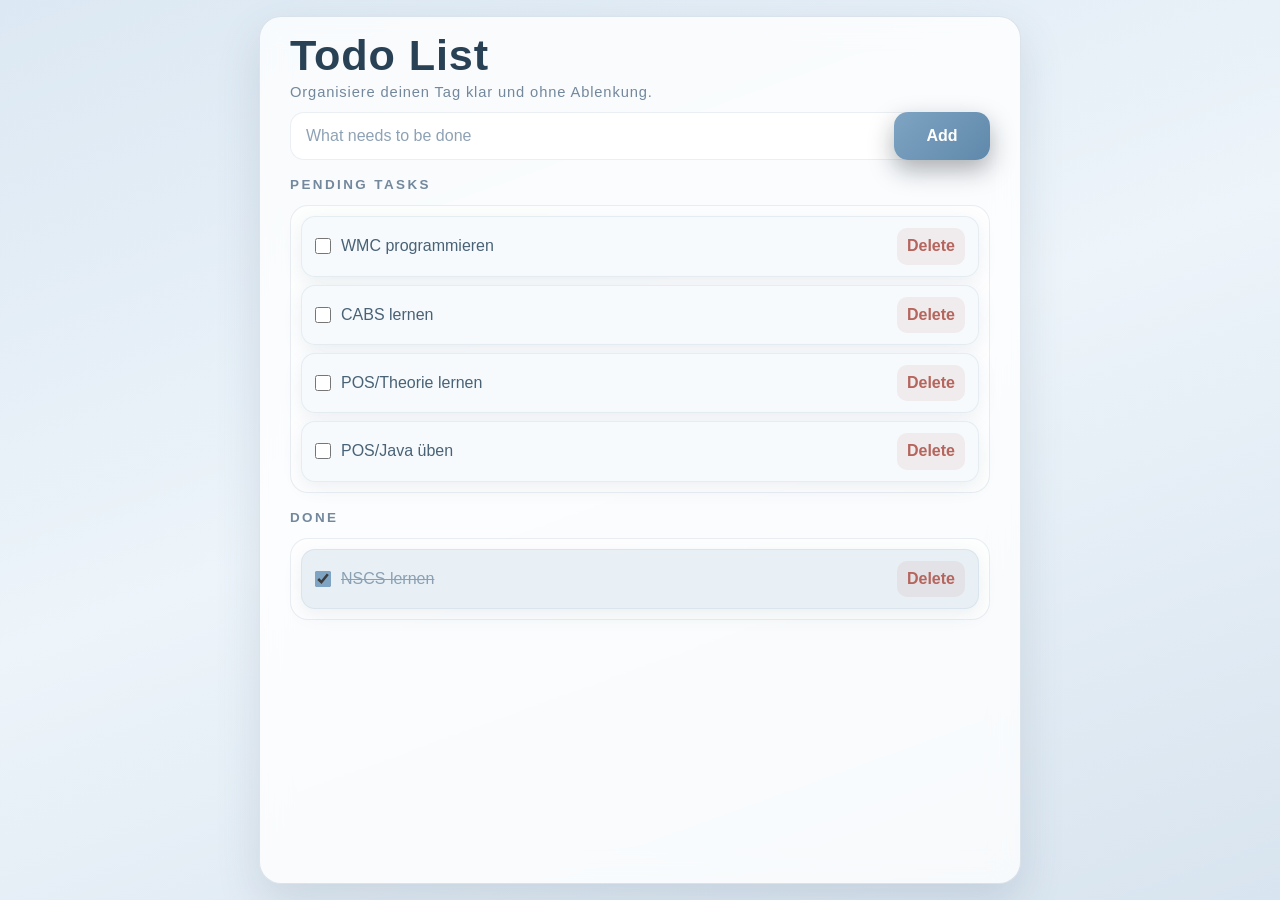
<file: 2026-04-16__TodoApp/index.html>
<!doctype html>
<html class="no-js" lang="">

<head>
  <meta charset="utf-8">
  <meta name="viewport" content="width=device-width, initial-scale=1">

  <title>Todo App</title>

  <link rel="stylesheet" href="style.css">
  <meta name="description" content="">

  <script type="module" defer src="app.js"></script>

</head>

<body>

  <h1>Todo List</h1>

  <input id="todo-input" type="text" placeholder="What needs to be done">
  <button id="todo-add" type="button">Add</button>

  <h2>Pending Tasks</h2>
  <ul id="todo-list">
    <!-- dynamic content goes here -->
  </ul>

  <h2>Done</h2>
  <ul id="todo-list-done">
    <!-- dynamic content goes here -->
  </ul>


</body>

</html>
</file>
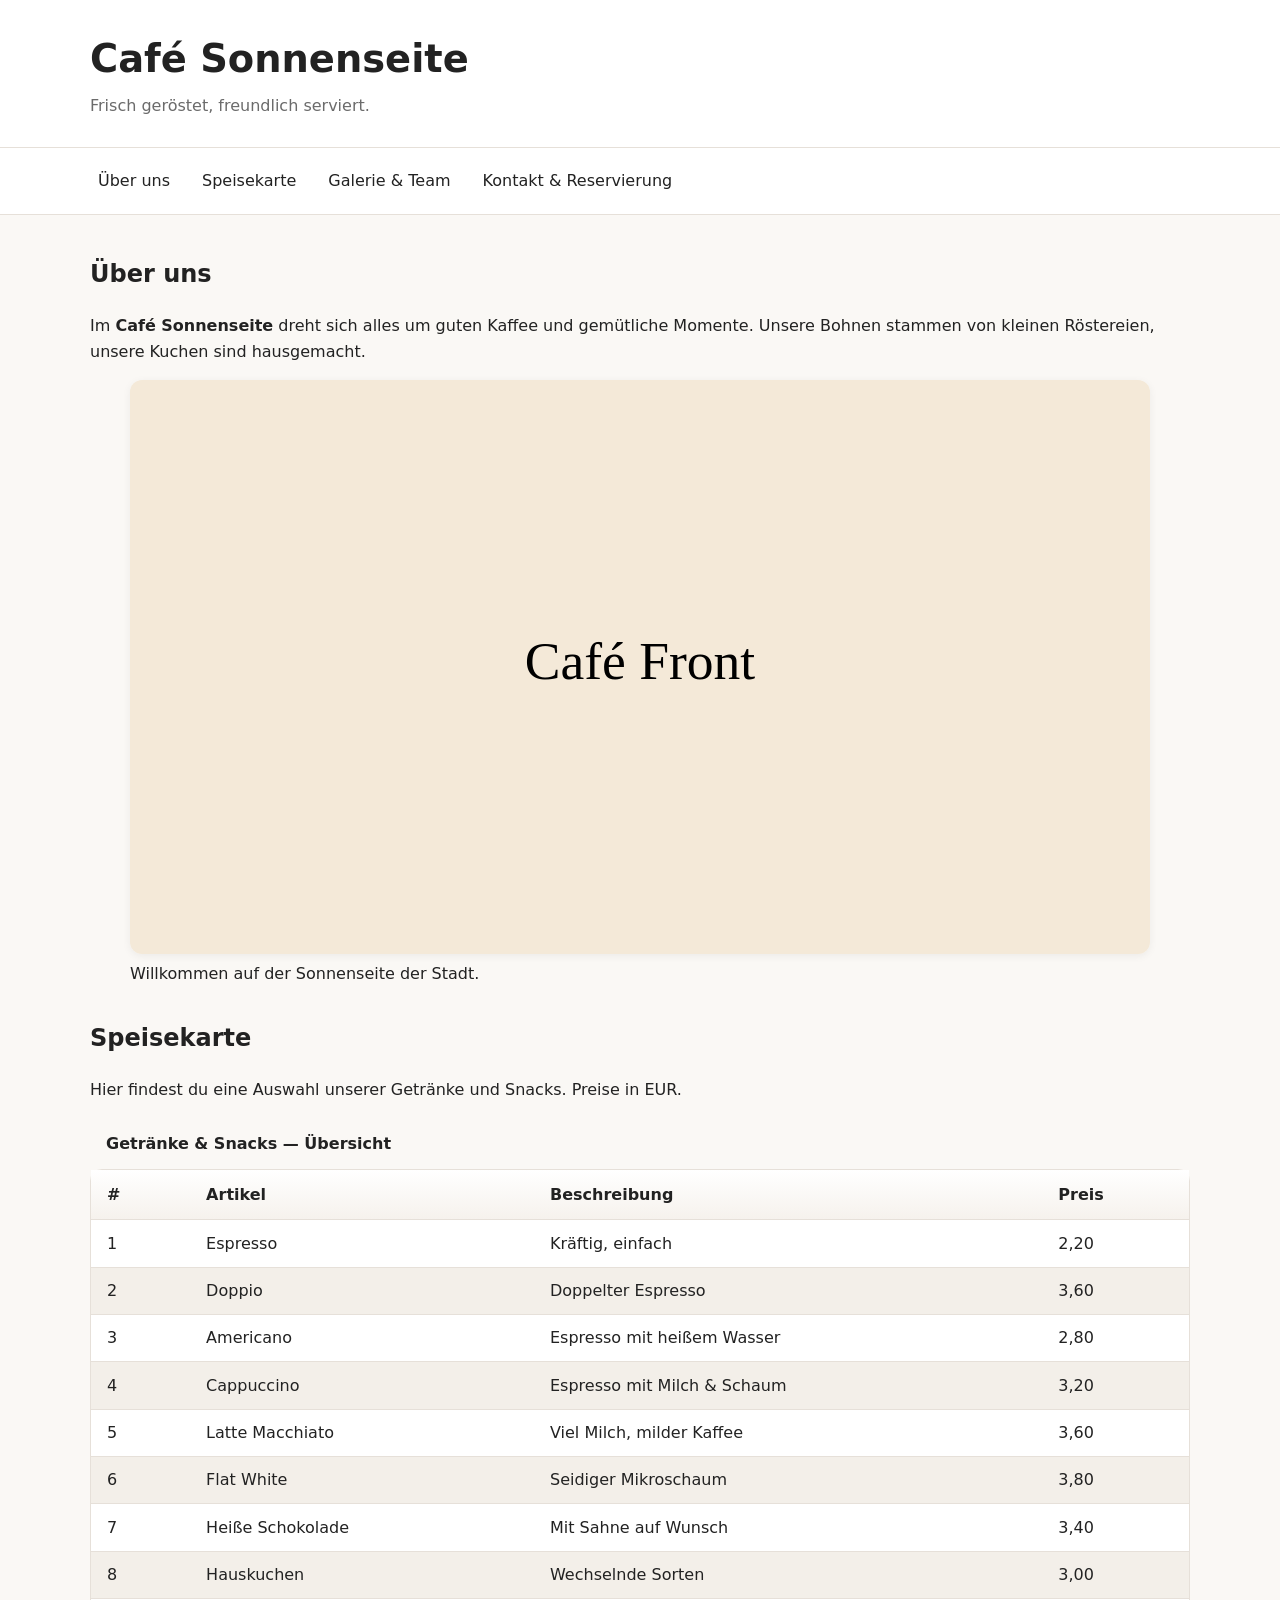
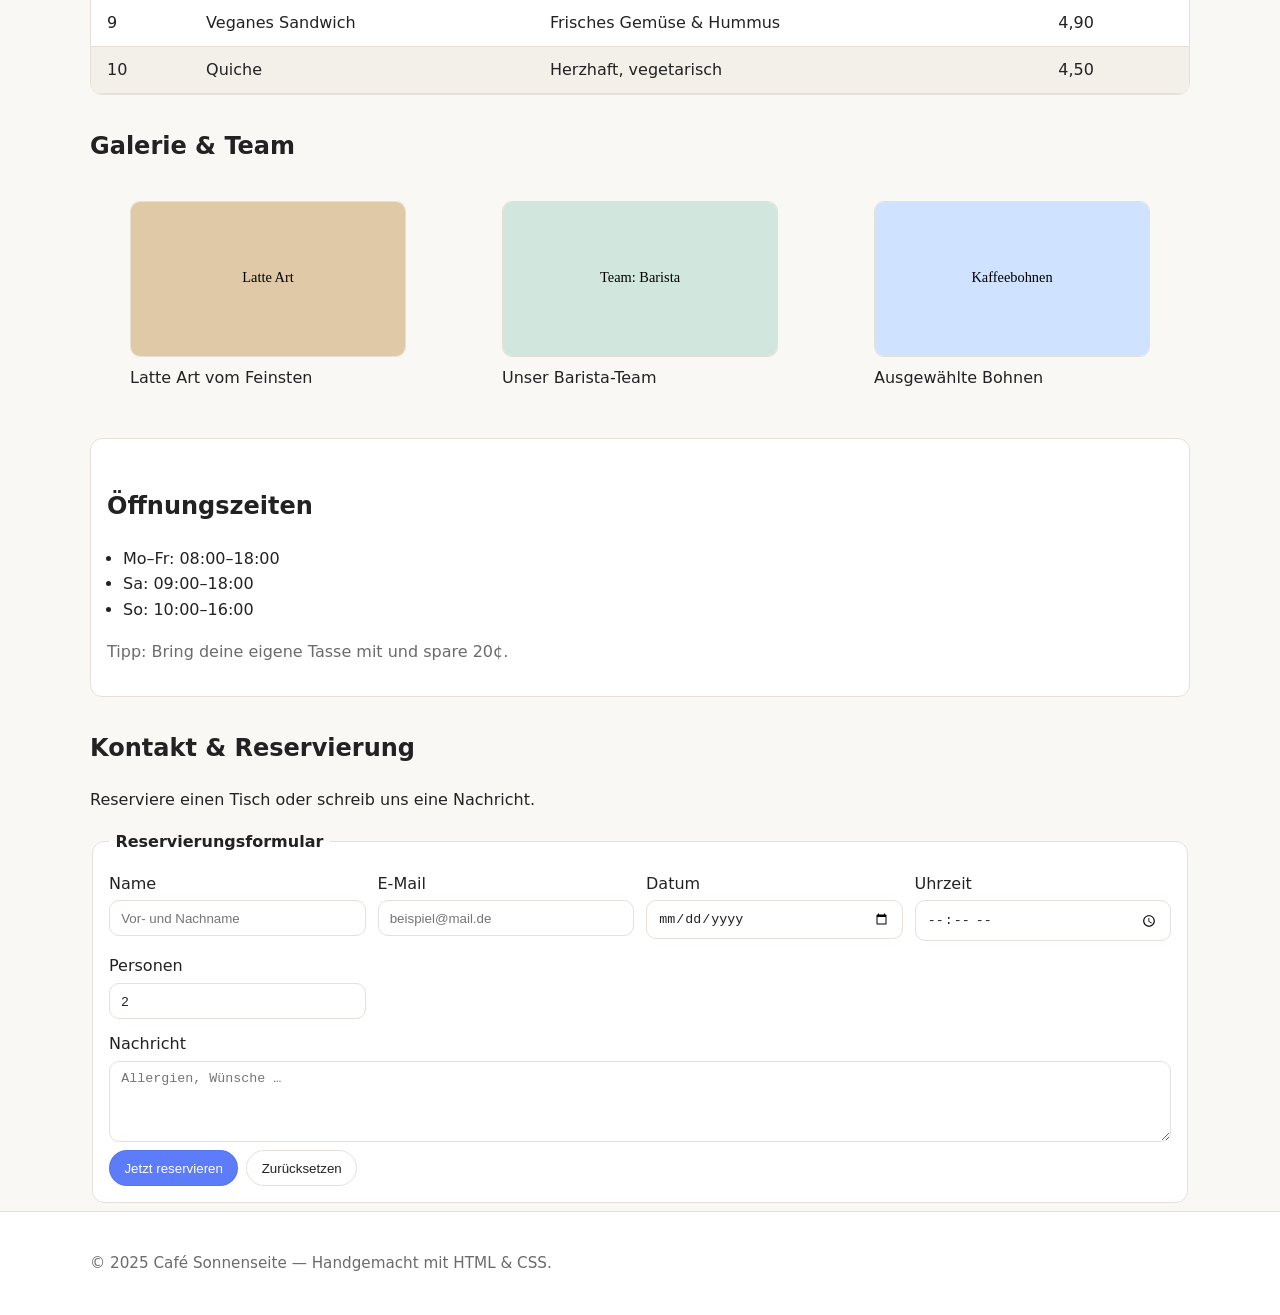
<file: aufgabe_02_webseite/index.html>
<!DOCTYPE html>
<html lang="de">
<head>
  <meta charset="utf-8">
  <meta name="viewport" content="width=device-width, initial-scale=1">
  <title>Café Sonnenseite — Kleine Café-Seite</title>
  <meta name="description" content="Café Sonnenseite: Öffnungszeiten, Speisekarte, Team und Reservierung.">
  <!-- Wähle ein Theme, indem du die passende CSS-Datei aktivierst -->
  <link rel="stylesheet" href="css/theme-light.css" title="Light">
  <!-- Alternative Akzent-Themes (manuell umschalten, keine Frameworks/JS nötig) -->
  <link rel="alternate stylesheet" href="css/theme-accent.css" title="Accent">
</head>
<body>
  <header>
    <div class="container">
      <h1>Café Sonnenseite</h1>
      <p class="tagline">Frisch geröstet, freundlich serviert.</p>
    </div>
  </header>

  <nav aria-label="Hauptnavigation">
    <div class="container">
      <ul class="nav-list">
        <li><a href="#ueber-uns">Über uns</a></li>
        <li><a href="#speisekarte">Speisekarte</a></li>
        <li><a href="#galerie">Galerie & Team</a></li>
        <li><a href="#kontakt">Kontakt & Reservierung</a></li>
      </ul>
    </div>
  </nav>

  <main id="inhalt" class="container">
    <section id="ueber-uns" aria-labelledby="ueber-uns-titel">
      <h2 id="ueber-uns-titel">Über uns</h2>
      <p>Im <strong>Café Sonnenseite</strong> dreht sich alles um guten Kaffee und gemütliche Momente. Unsere Bohnen stammen von kleinen Röstereien, unsere Kuchen sind hausgemacht.</p>
      <figure class="hero">
        <img src="images/cafe_front.svg" alt="Außenansicht des Café Sonnenseite">
        <figcaption>Willkommen auf der Sonnenseite der Stadt.</figcaption>
      </figure>
    </section>

    <section id="speisekarte" aria-labelledby="speisekarte-titel">
      <h2 id="speisekarte-titel">Speisekarte</h2>
      <p>Hier findest du eine Auswahl unserer Getränke und Snacks. Preise in EUR.</p>

      <!-- Tabelle mit caption, thead, tbody und mindestens 10 Datenzeilen -->
      <table>
        <caption>Getränke & Snacks — Übersicht</caption>
        <thead>
          <tr>
            <th scope="col">#</th>
            <th scope="col">Artikel</th>
            <th scope="col">Beschreibung</th>
            <th scope="col">Preis</th>
          </tr>
        </thead>
        <tbody>
          <tr><td>1</td><td>Espresso</td><td>Kräftig, einfach</td><td>2,20</td></tr>
          <tr><td>2</td><td>Doppio</td><td>Doppelter Espresso</td><td>3,60</td></tr>
          <tr><td>3</td><td>Americano</td><td>Espresso mit heißem Wasser</td><td>2,80</td></tr>
          <tr><td>4</td><td>Cappuccino</td><td>Espresso mit Milch & Schaum</td><td>3,20</td></tr>
          <tr><td>5</td><td>Latte Macchiato</td><td>Viel Milch, milder Kaffee</td><td>3,60</td></tr>
          <tr><td>6</td><td>Flat White</td><td>Seidiger Mikroschaum</td><td>3,80</td></tr>
          <tr><td>7</td><td>Heiße Schokolade</td><td>Mit Sahne auf Wunsch</td><td>3,40</td></tr>
          <tr><td>8</td><td>Hauskuchen</td><td>Wechselnde Sorten</td><td>3,00</td></tr>
          <tr><td>9</td><td>Veganes Sandwich</td><td>Frisches Gemüse & Hummus</td><td>4,90</td></tr>
          <tr><td>10</td><td>Quiche</td><td>Herzhaft, vegetarisch</td><td>4,50</td></tr>
        </tbody>
      </table>
    </section>

    <section id="galerie" aria-labelledby="galerie-titel">
      <h2 id="galerie-titel">Galerie & Team</h2>
      <div class="gallery">
        <figure>
          <img src="images/latte_art.svg" alt="Tasse Kaffee mit Latte Art">
          <figcaption>Latte Art vom Feinsten</figcaption>
        </figure>
        <figure>
          <img src="images/team_barista.svg" alt="Unser Barista-Team hinter der Theke">
          <figcaption>Unser Barista-Team</figcaption>
        </figure>
        <figure>
          <img src="images/beans.svg" alt="Kaffeebohnen in einer Schale">
          <figcaption>Ausgewählte Bohnen</figcaption>
        </figure>
      </div>
    </section>

    <aside aria-label="Öffnungszeiten und Hinweise">
      <h2>Öffnungszeiten</h2>
      <ul class="hours">
        <li>Mo–Fr: 08:00–18:00</li>
        <li>Sa: 09:00–18:00</li>
        <li>So: 10:00–16:00</li>
      </ul>
      <p class="note">Tipp: Bring deine eigene Tasse mit und spare 20¢.</p>
    </aside>

    <section id="kontakt" aria-labelledby="kontakt-titel">
      <h2 id="kontakt-titel">Kontakt & Reservierung</h2>
      <p>Reserviere einen Tisch oder schreib uns eine Nachricht.</p>

      <!-- Formular -->
      <form action="#" method="post">
        <fieldset>
          <legend>Reservierungsformular</legend>
          <div class="grid">
            <label>
              Name
              <input type="text" name="name" required placeholder="Vor- und Nachname">
            </label>
            <label>
              E-Mail
              <input type="email" name="email" required placeholder="beispiel@mail.de">
            </label>
            <label>
              Datum
              <input type="date" name="date" required>
            </label>
            <label>
              Uhrzeit
              <input type="time" name="time" required>
            </label>
            <label>
              Personen
              <input type="number" name="persons" min="1" max="12" value="2" required>
            </label>
          </div>
          <label>
            Nachricht
            <textarea name="message" rows="4" placeholder="Allergien, Wünsche …"></textarea>
          </label>
          <div class="actions">
            <button type="submit">Jetzt reservieren</button>
            <button type="reset" class="secondary">Zurücksetzen</button>
          </div>
        </fieldset>
      </form>
    </section>
  </main>

  <footer>
    <div class="container">
      <p>&copy; 2025 Café Sonnenseite — Handgemacht mit HTML & CSS.</p>
    </div>
  </footer>

  <!-- Dokumentation
    KI-Unterstützung: Strukturvorschlag, Beispieltexte, Grundlayout und CSS wurden von einer KI generiert.
    Eigenleistung (zu ergänzen/anzupassen): Inhalte (Texte/Preise), Bilder ersetzen, Farben/Typografie feinjustieren, evtl. zusätzliche Abschnitte.
    Erfahrungen: Die Trennung in zwei Themes erleichtert visuelle Experimente. Tabellen- und Formularstil wurden so gewählt, dass Lesbarkeit und Bedienbarkeit im Vordergrund stehen.
  -->
</body>
</html>
</file>
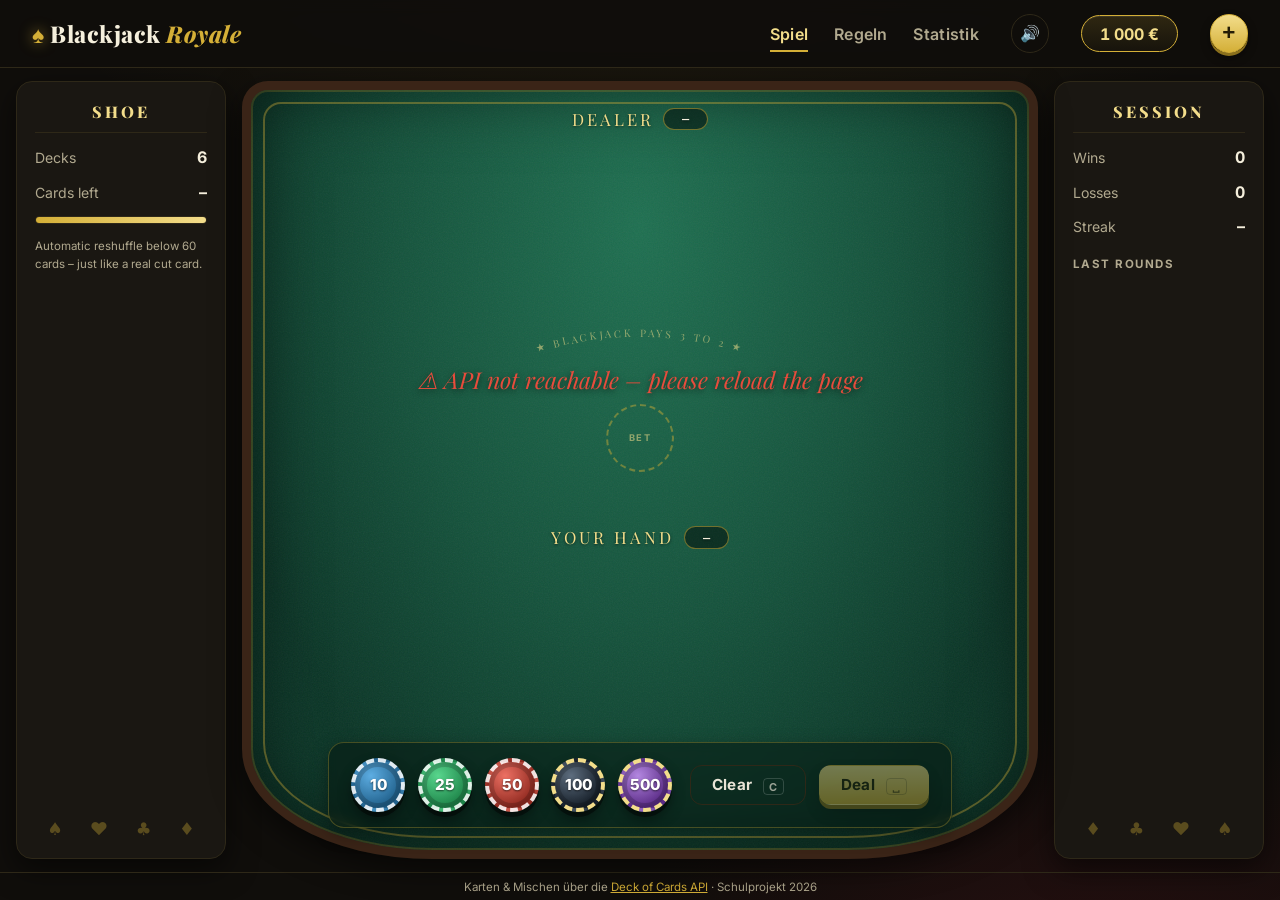
<file: blackjack-royale_15_06_2026_projekt/index.html>
<!DOCTYPE html>
<html lang="de">
<head>
  <meta charset="UTF-8">
  <meta name="viewport" content="width=device-width, initial-scale=1.0">
  <title>Blackjack Royale – Spiel</title>
  <link rel="icon" href="data:image/svg+xml,<svg xmlns='http://www.w3.org/2000/svg' viewBox='0 0 100 100'><text y='0.9em' font-size='90' fill='%23d4af37'>♠</text></svg>">
  <link rel="preconnect" href="https://fonts.googleapis.com">
  <link rel="preconnect" href="https://fonts.gstatic.com" crossorigin>
  <link href="https://fonts.googleapis.com/css2?family=Playfair+Display:ital,wght@0,600;0,800;1,600&family=Inter:wght@400;600;700;800&display=swap" rel="stylesheet">
  <link rel="stylesheet" href="css/style.css">
</head>
<body class="spielseite">

<header class="kopfzeile">
  <a class="logo" href="index.html"><span class="logo-pik">♠</span>Blackjack <em>Royale</em></a>
  <nav class="navigation">
    <a href="index.html" class="aktiv">Spiel</a>
    <a href="regeln.html">Regeln</a>
    <a href="statistik.html">Statistik</a>
  </nav>
  <button class="ton-knopf" id="tonKnopf" title="Sound an/aus">🔊</button>
  <div class="guthaben-anzeige" id="guthabenAnzeige">…</div>
  <button class="kasse-knopf" id="einzahlenBtn" title="Einzahlen (Cashier)">+</button>
</header>

<main class="spielbereich">

  <!-- Linkes Panel: der Kartenschlitten (Shoe) -->
  <aside class="seitenleiste">
    <h2 class="seiten-titel">Shoe</h2>
    <div class="info-zeile"><span>Decks</span><strong>6</strong></div>
    <div class="info-zeile"><span>Cards left</span><strong id="shoeKarten">–</strong></div>
    <div class="shoe-balken"><div class="shoe-fuellung" id="shoeFuellung"></div></div>
    <p class="seiten-hinweis">Automatic reshuffle below 60 cards – just like a real cut card.</p>
    <div class="seiten-deko">♠ ♥ ♣ ♦</div>
  </aside>

  <section class="tisch">
    <div class="hand-bereich">
      <div class="hand-titel">Dealer <span class="punkte" id="dealerPunkte">–</span></div>
      <div class="karten" id="dealerKarten"></div>
    </div>

    <div class="tisch-mitte">
      <svg class="tisch-schriftzug" viewBox="0 0 600 90" aria-hidden="true">
        <path id="bogen" d="M 60 80 Q 300 0 540 80" fill="none"/>
        <text><textPath href="#bogen" startOffset="50%" text-anchor="middle">★ BLACKJACK PAYS 3 TO 2 ★</textPath></text>
      </svg>
      <div class="nachricht" id="nachricht">…</div>
      <div class="einsatz-spot leer" id="einsatzSpot">
        <div class="einsatz-stapel" id="einsatzStapel"></div>
        <span class="einsatz-betrag" id="einsatzAnzeige">0&nbsp;€</span>
      </div>
    </div>

    <div class="hand-bereich">
      <div class="hand-titel">Your Hand <span class="punkte" id="spielerPunkte">–</span></div>
      <div class="karten" id="spielerKarten"></div>
    </div>

    <section class="steuerung">

      <!-- Phase 1: Einsatz wählen -->
      <div class="panel einsatz-panel" id="einsatzPanel">
        <div class="chips">
          <button class="chip chip-10"  data-wert="10">10</button>
          <button class="chip chip-25"  data-wert="25">25</button>
          <button class="chip chip-50"  data-wert="50">50</button>
          <button class="chip chip-100" data-wert="100">100</button>
          <button class="chip chip-500" data-wert="500">500</button>
        </div>
        <div class="einsatz-buttons">
          <button class="btn btn-sekundaer" id="einsatzLoeschenBtn">Clear <kbd>C</kbd></button>
          <button class="btn btn-gold" id="gebenBtn" disabled>Deal <kbd>␣</kbd></button>
        </div>
      </div>

      <!-- Phase 2: Spielzüge -->
      <div class="panel aktion-panel versteckt" id="aktionPanel">
        <button class="btn btn-gruen" id="hitBtn">Hit <kbd>H</kbd></button>
        <button class="btn btn-gold" id="standBtn">Stand <kbd>S</kbd></button>
        <button class="btn btn-sekundaer" id="doubleBtn">Double Down <kbd>D</kbd></button>
      </div>

      <!-- Phase 3: Runde vorbei -->
      <div class="panel runde-panel versteckt" id="rundePanel">
        <button class="btn btn-gold" id="neueRundeBtn"><span id="neueRundeText">New Round</span> <kbd>␣</kbd></button>
      </div>

    </section>
  </section>

  <!-- Rechtes Panel: die laufende Bilanz -->
  <aside class="seitenleiste">
    <h2 class="seiten-titel">Session</h2>
    <div class="info-zeile"><span>Wins</span><strong id="sessionSiege">0</strong></div>
    <div class="info-zeile"><span>Losses</span><strong id="sessionNiederlagen">0</strong></div>
    <div class="info-zeile"><span>Streak</span><strong id="sessionSerie">–</strong></div>
    <h3 class="seiten-untertitel">Last rounds</h3>
    <div class="ergebnis-reihe" id="letzteErgebnisse"></div>
    <div class="seiten-deko">♦ ♣ ♥ ♠</div>
  </aside>

</main>

<footer class="fusszeile">
  Karten &amp; Mischen über die <a href="https://deckofcardsapi.com" target="_blank" rel="noopener">Deck of Cards API</a> · Schulprojekt 2026
</footer>

<!-- Kasse: Guthaben aufladen -->
<div class="kasse-overlay versteckt" id="kasseOverlay">
  <div class="kasse">
    <button class="kasse-schliessen" id="kasseSchliessenBtn" title="Schließen">✕</button>
    <h2 class="kasse-titel">♦ Cashier ♦</h2>
    <p class="kasse-text">Top up your balance</p>
    <div class="kasse-optionen">
      <button class="btn btn-sekundaer kasse-option" data-betrag="500">+ 500&nbsp;€</button>
      <button class="btn btn-gold kasse-option" data-betrag="1000">+ 1.000&nbsp;€</button>
      <button class="btn btn-sekundaer kasse-option" data-betrag="2500">+ 2.500&nbsp;€</button>
    </div>
  </div>
</div>

<!-- Ebene für Konfetti, fliegende Chips und große Meldungen -->
<div class="effekte-ebene" id="effekteEbene"></div>

<script src="js/storage.js"></script>
<script src="js/api.js"></script>
<script src="js/sound.js"></script>
<script src="js/game.js"></script>
</body>
</html>
</file>
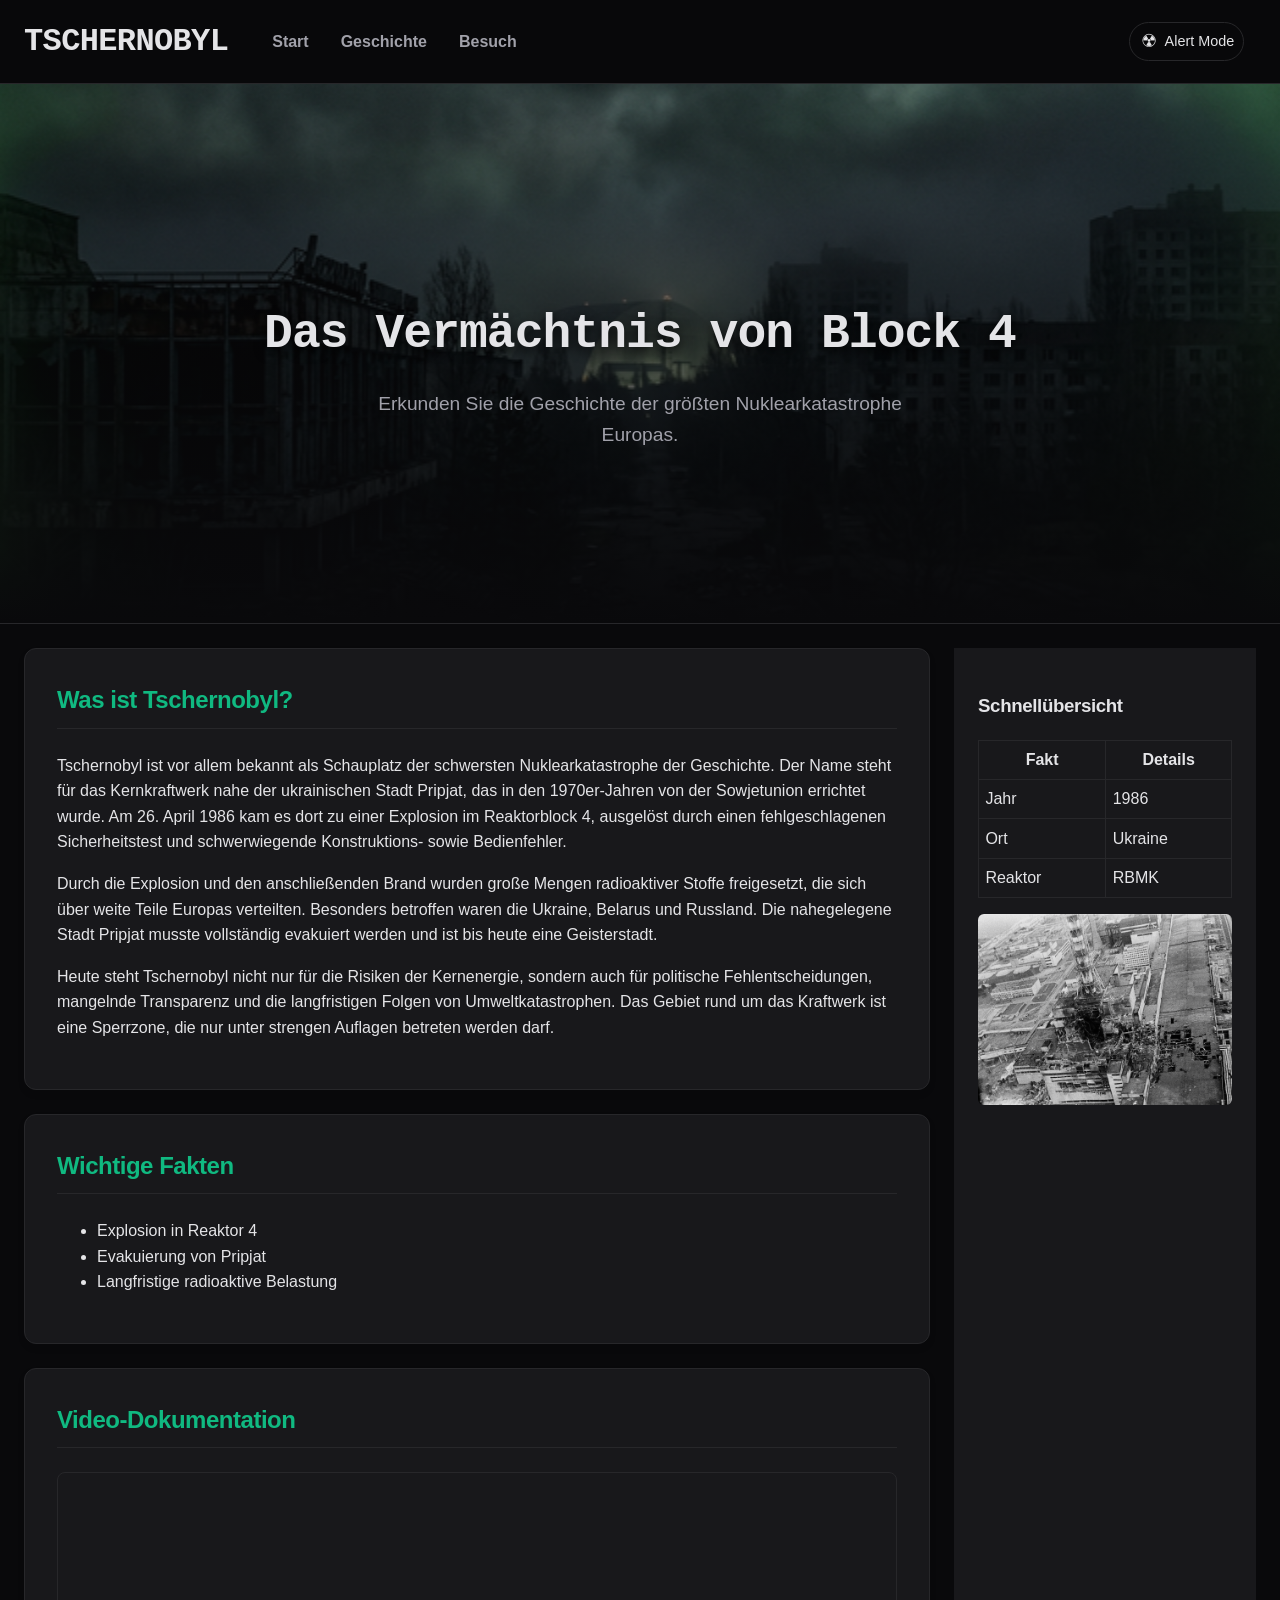
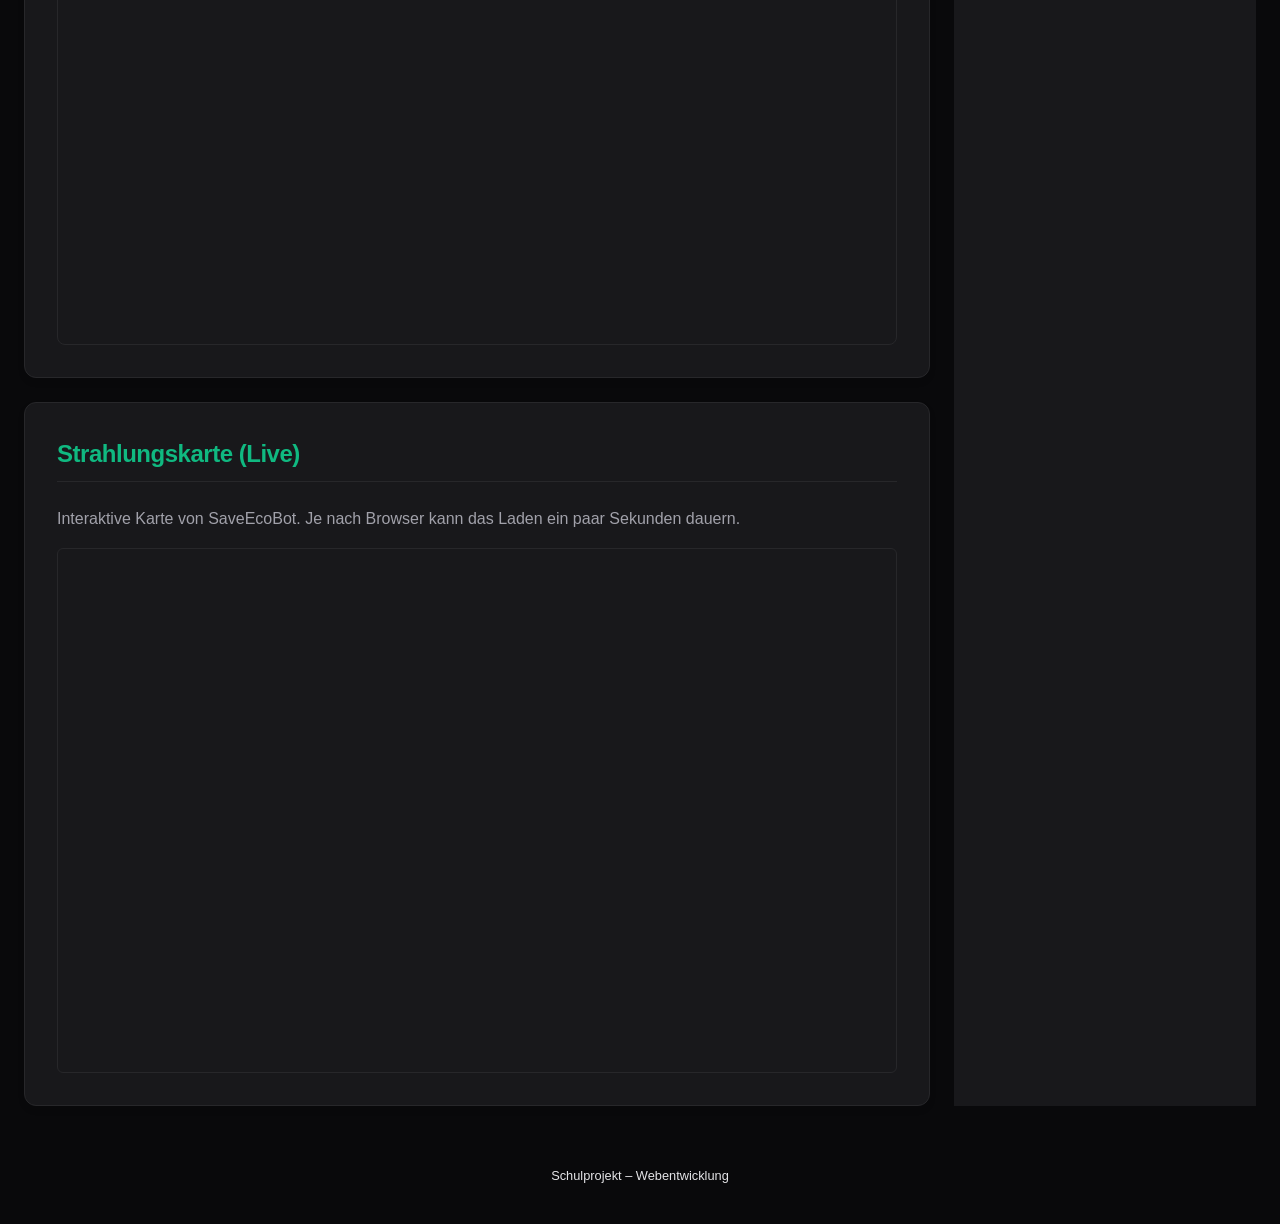
<file: Website_Präsi/index.html>
<!DOCTYPE html>
<html lang="de">

<head>
  <meta charset="UTF-8">
  <meta name="viewport" content="width=device-width, initial-scale=1.0">
  <title>Tschernobyl – Überblick</title>
  <link rel="stylesheet" href="css/style.css">
</head>

<body>

  <header class="header">
    <div class="header-content">
      <h1>Tschernobyl</h1>
      <nav class="nav">
        <a href="index.html">Start</a>
        <a href="history.html">Geschichte</a>
        <a href="visit.html">Besuch</a>
      </nav>
    </div>
    <div class="theme">
      <input type="checkbox" id="theme-toggle" class="theme__toggle">
      <label for="theme-toggle" class="theme__label" title="High/Low Radiation Mode">
        <span class="theme__icon" aria-hidden="true"></span>
        <span class="theme__text">Alert Mode</span>
      </label>
    </div>
  </header>

  <section class="hero-section">
    <div class="hero-content">
      <h2>Das Vermächtnis von Block 4</h2>
      <p>Erkunden Sie die Geschichte der größten Nuklearkatastrophe Europas.</p>
    </div>
  </section>

  <main class="layout">
    <section class="content">
      <article class="card">
        <h2>Was ist Tschernobyl?</h2>
        <p>
          Tschernobyl ist vor allem bekannt als Schauplatz der schwersten
          Nuklearkatastrophe der Geschichte. Der Name steht für das Kernkraftwerk
          nahe der ukrainischen Stadt Pripjat, das in den 1970er-Jahren von der
          Sowjetunion errichtet wurde. Am 26. April 1986 kam es dort zu einer
          Explosion im Reaktorblock 4, ausgelöst durch einen fehlgeschlagenen
          Sicherheitstest und schwerwiegende Konstruktions- sowie Bedienfehler.
        </p>

        <p>
          Durch die Explosion und den anschließenden Brand wurden große Mengen
          radioaktiver Stoffe freigesetzt, die sich über weite Teile Europas
          verteilten. Besonders betroffen waren die Ukraine, Belarus und Russland.
          Die nahegelegene Stadt Pripjat musste vollständig evakuiert werden und
          ist bis heute eine Geisterstadt.
        </p>

        <p>
          Heute steht Tschernobyl nicht nur für die Risiken der Kernenergie,
          sondern auch für politische Fehlentscheidungen, mangelnde Transparenz
          und die langfristigen Folgen von Umweltkatastrophen. Das Gebiet rund um
          das Kraftwerk ist eine Sperrzone, die nur unter strengen Auflagen
          betreten werden darf.
        </p>

      </article>

      <article class="card">
        <h2>Wichtige Fakten</h2>
        <ul>
          <li>Explosion in Reaktor 4</li>
          <li>Evakuierung von Pripjat</li>
          <li>Langfristige radioaktive Belastung</li>
        </ul>
      </article>

      <article class="card">
        <h2>Video-Dokumentation</h2>
        <div class="video-wrapper">
          <iframe width="560" height="315" src="https://www.youtube.com/embed/J-zYPopadek?si=3Ln_HOSd_Lqu-gHU"
            title="YouTube video player" frameborder="0"
            allow="accelerometer; autoplay; clipboard-write; encrypted-media; gyroscope; picture-in-picture; web-share"
            referrerpolicy="strict-origin-when-cross-origin" allowfullscreen></iframe>
        </div>
      </article>

      <article class="card">
        <h2>Strahlungskarte (Live)</h2>
        <p class="muted">
          Interaktive Karte von SaveEcoBot. Je nach Browser kann das Laden ein paar Sekunden dauern.
        </p>
        <div class="map-wrapper" role="region" aria-label="Interaktive Strahlungskarte">
          <iframe src="https://www.saveecobot.com/en/radiation-maps#6/48.872/31.102/gamma+usv/ara+arc+clua+cuc+crc"
            title="SaveEcoBot – Radiation Map" loading="lazy" referrerpolicy="no-referrer-when-downgrade"
            allowfullscreen>
          </iframe>
        </div>
      </article>
    </section>

    <aside class="sidebar">
      <h3>Schnellübersicht</h3>
      <table>
        <thead>
          <tr>
            <th>Fakt</th>
            <th>Details</th>
          </tr>
        </thead>
        <tbody>
          <tr>
            <td>Jahr</td>
            <td>1986</td>
          </tr>
          <tr>
            <td>Ort</td>
            <td>Ukraine</td>
          </tr>
          <tr>
            <td>Reaktor</td>
            <td>RBMK</td>
          </tr>
        </tbody>
      </table>
      <img class="sidebar-image" src="2000.png" alt="Kernkraftwerk Tschernobyl nach dem Unfall">
    </aside>
  </main>

  <footer class="footer">
    <p>Schulprojekt – Webentwicklung</p>
  </footer>

</body>

</html>
</file>
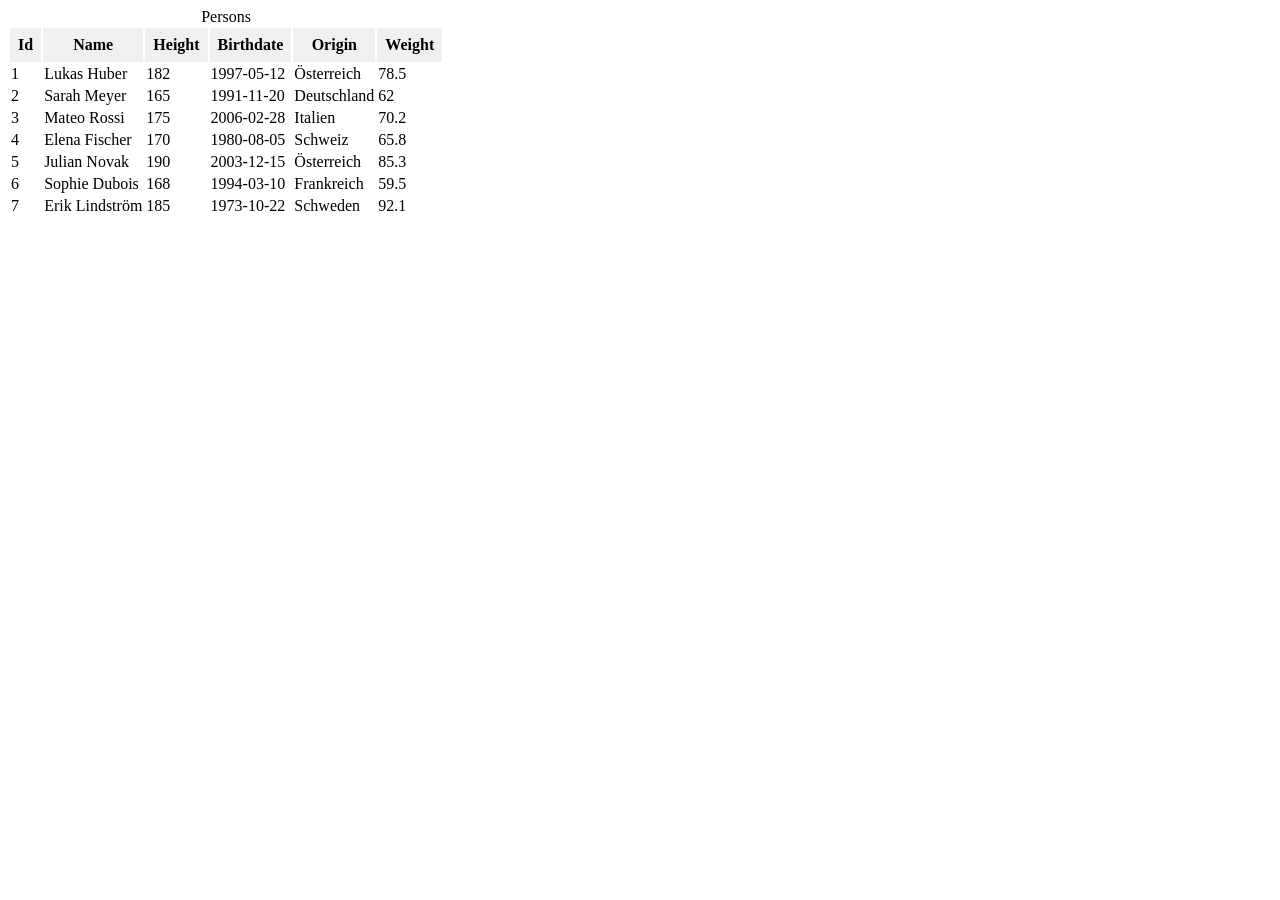
<file: JS/JS-Seite/index.html>
<!DOCTYPE html>
<html lang="en">

<head>
    <meta charset="UTF-8">
    <meta name="viewport"
          content="width=device-width, initial-scale=1.0">
    <title>Document</title>
    <link rel="stylesheet"
          href="style.css">
    <script src="script.js"
            type="module"></script>
</head>

<body>
    <table>
        <caption>Persons</caption>
        <thead>
            <tr>
                <th data-key="id">Id</th>
                <th data-key="name">Name</th>
                <th data-key="groesse">Height</th>
                <th data-key="geburtsdatum">Birthdate</th>
                <th data-key="herkunft">Origin</th>
                <th data-key="gewicht">Weight</th>
            </tr>
        </thead>
        <tbody id="tbody">
        </tbody>
    </table>
</body>

</html>
</file>
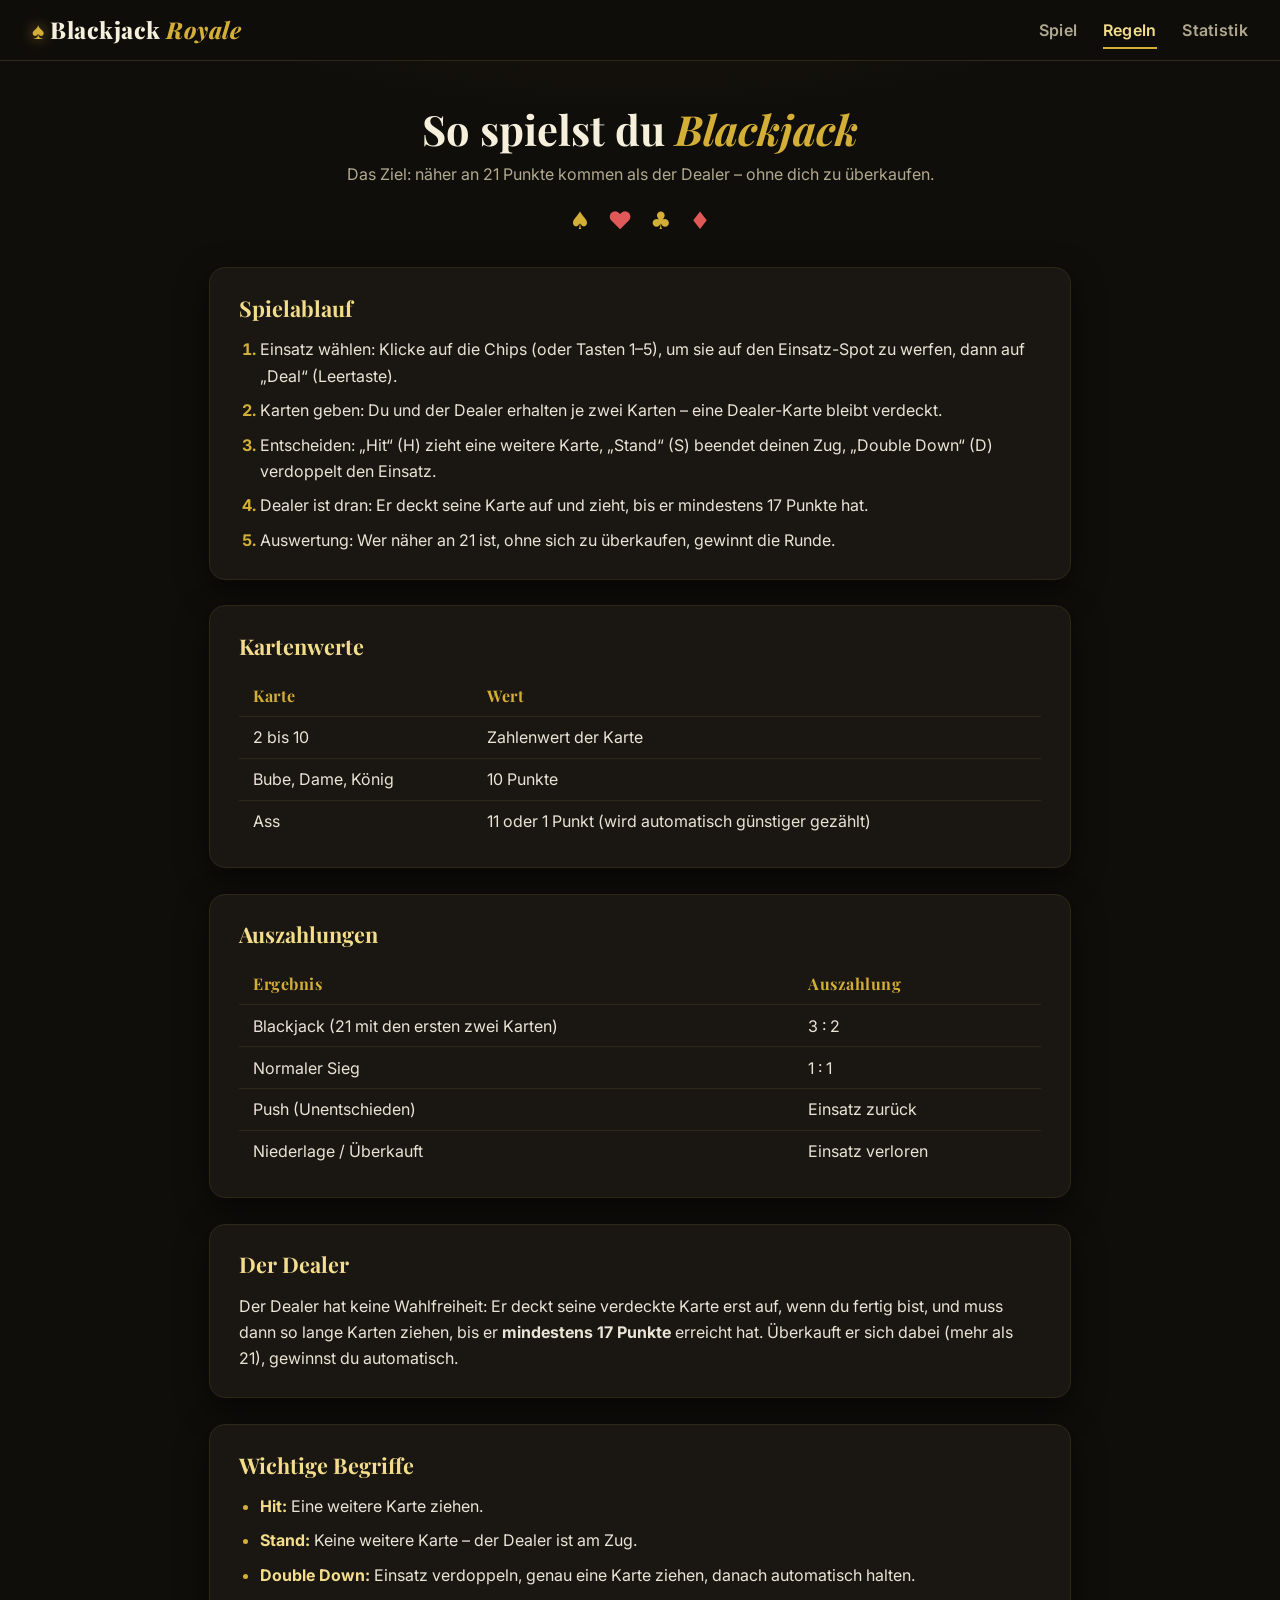
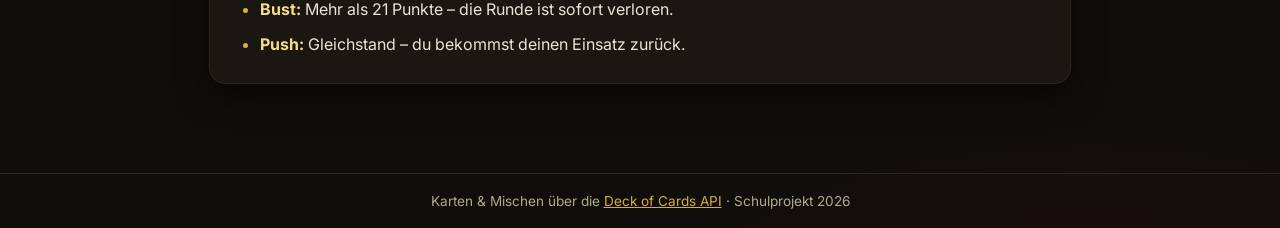
<file: blackjack-royale_15_06_2026_projekt/regeln.html>
<!DOCTYPE html>
<html lang="de">
<head>
  <meta charset="UTF-8">
  <meta name="viewport" content="width=device-width, initial-scale=1.0">
  <title>Blackjack Royale – Regeln</title>
  <link rel="icon" href="data:image/svg+xml,<svg xmlns='http://www.w3.org/2000/svg' viewBox='0 0 100 100'><text y='0.9em' font-size='90' fill='%23d4af37'>♠</text></svg>">
  <link rel="preconnect" href="https://fonts.googleapis.com">
  <link rel="preconnect" href="https://fonts.gstatic.com" crossorigin>
  <link href="https://fonts.googleapis.com/css2?family=Playfair+Display:ital,wght@0,600;0,800;1,600&family=Inter:wght@400;600;700;800&display=swap" rel="stylesheet">
  <link rel="stylesheet" href="css/style.css">
</head>
<body>

<header class="kopfzeile">
  <a class="logo" href="index.html"><span class="logo-pik">♠</span>Blackjack <em>Royale</em></a>
  <nav class="navigation">
    <a href="index.html">Spiel</a>
    <a href="regeln.html" class="aktiv">Regeln</a>
    <a href="statistik.html">Statistik</a>
  </nav>
</header>

<main class="inhalt">
  <h1 class="seitentitel">So spielst du <em>Blackjack</em></h1>
  <p class="unterzeile">Das Ziel: näher an 21 Punkte kommen als der Dealer – ohne dich zu überkaufen.</p>
  <div class="farben-deko"><span class="schwarz">♠</span><span class="rot">♥</span><span class="schwarz">♣</span><span class="rot">♦</span></div>

  <section class="panel-karte">
    <h2>Spielablauf</h2>
    <ol id="ablaufListe"></ol>
  </section>

  <section class="panel-karte">
    <h2>Kartenwerte</h2>
    <table class="werte">
      <thead>
        <tr><th>Karte</th><th>Wert</th></tr>
      </thead>
      <tbody id="kartenwerteTabelle"></tbody>
    </table>
  </section>

  <section class="panel-karte">
    <h2>Auszahlungen</h2>
    <table class="werte">
      <thead>
        <tr><th>Ergebnis</th><th>Auszahlung</th></tr>
      </thead>
      <tbody id="auszahlungenTabelle"></tbody>
    </table>
  </section>

  <section class="panel-karte">
    <h2>Der Dealer</h2>
    <p>
      Der Dealer hat keine Wahlfreiheit: Er deckt seine verdeckte Karte erst auf, wenn du fertig bist,
      und muss dann so lange Karten ziehen, bis er <strong>mindestens 17 Punkte</strong> erreicht hat.
      Überkauft er sich dabei (mehr als 21), gewinnst du automatisch.
    </p>
  </section>

  <section class="panel-karte">
    <h2>Wichtige Begriffe</h2>
    <ul id="begriffeListe"></ul>
  </section>
</main>

<footer class="fusszeile">
  Karten &amp; Mischen über die <a href="https://deckofcardsapi.com" target="_blank" rel="noopener">Deck of Cards API</a> · Schulprojekt 2026
</footer>

<script src="js/regeln.js"></script>
</body>
</html>
</file>
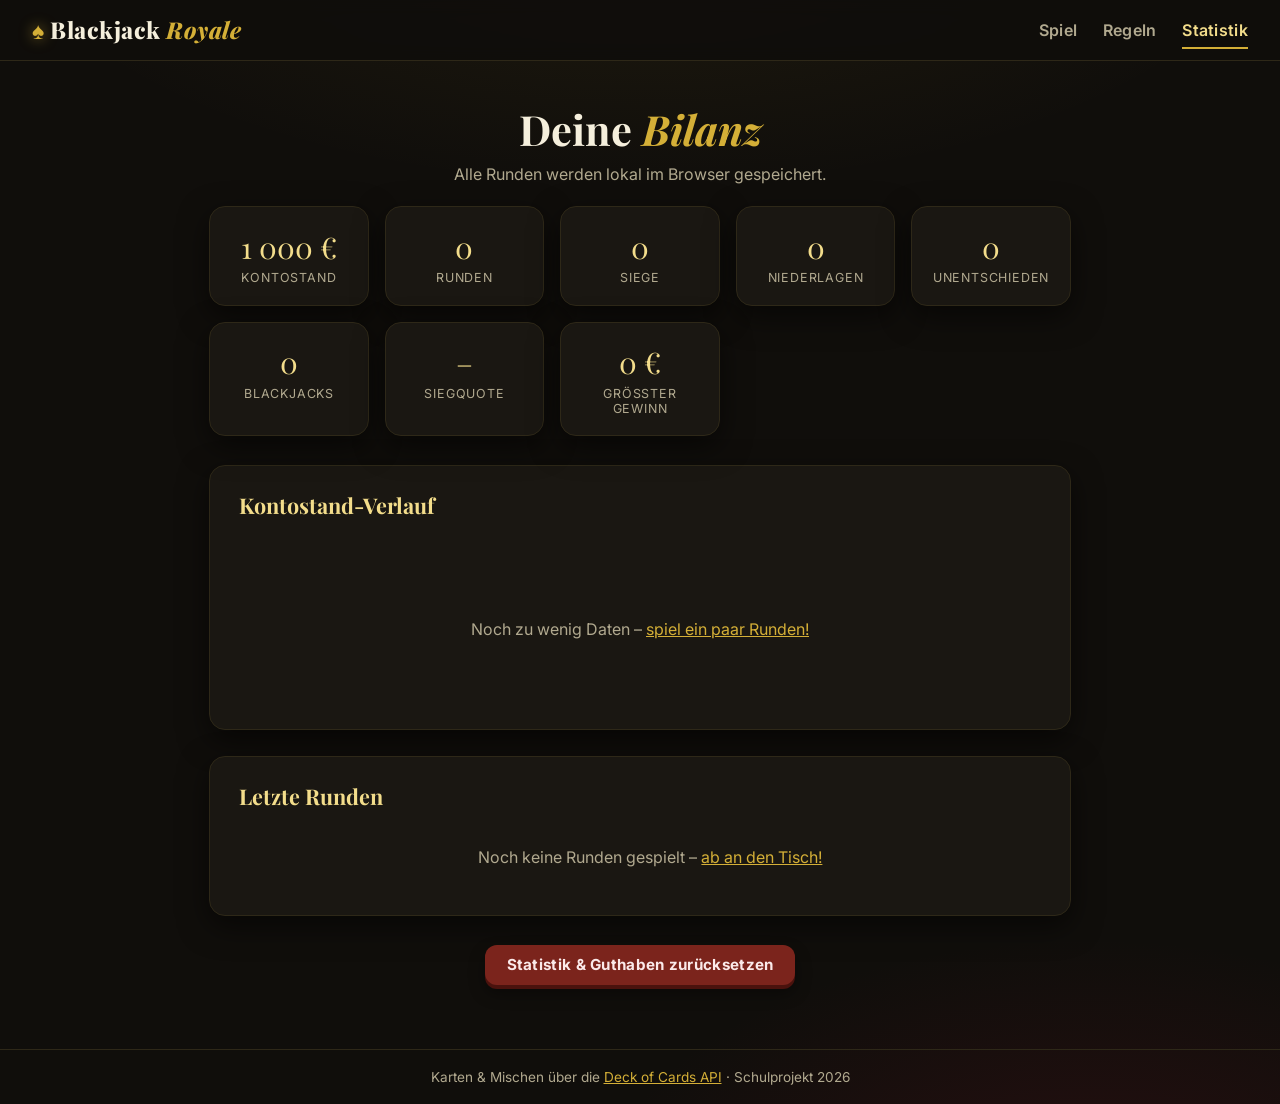
<file: blackjack-royale_15_06_2026_projekt/statistik.html>
<!DOCTYPE html>
<html lang="de">
<head>
  <meta charset="UTF-8">
  <meta name="viewport" content="width=device-width, initial-scale=1.0">
  <title>Blackjack Royale – Statistik</title>
  <link rel="icon" href="data:image/svg+xml,<svg xmlns='http://www.w3.org/2000/svg' viewBox='0 0 100 100'><text y='0.9em' font-size='90' fill='%23d4af37'>♠</text></svg>">
  <link rel="preconnect" href="https://fonts.googleapis.com">
  <link rel="preconnect" href="https://fonts.gstatic.com" crossorigin>
  <link href="https://fonts.googleapis.com/css2?family=Playfair+Display:ital,wght@0,600;0,800;1,600&family=Inter:wght@400;600;700;800&display=swap" rel="stylesheet">
  <link rel="stylesheet" href="css/style.css">
</head>
<body>

<header class="kopfzeile">
  <a class="logo" href="index.html"><span class="logo-pik">♠</span>Blackjack <em>Royale</em></a>
  <nav class="navigation">
    <a href="index.html">Spiel</a>
    <a href="regeln.html">Regeln</a>
    <a href="statistik.html" class="aktiv">Statistik</a>
  </nav>
</header>

<main class="inhalt">
  <h1 class="seitentitel">Deine <em>Bilanz</em></h1>
  <p class="unterzeile">Alle Runden werden lokal im Browser gespeichert.</p>

  <section class="statistik-gitter">
    <div class="stat-karte"><div class="stat-wert" id="kontostandWert">–</div><div class="stat-name">Kontostand</div></div>
    <div class="stat-karte"><div class="stat-wert" id="gespieltWert">–</div><div class="stat-name">Runden</div></div>
    <div class="stat-karte"><div class="stat-wert" id="siegeWert">–</div><div class="stat-name">Siege</div></div>
    <div class="stat-karte"><div class="stat-wert" id="niederlagenWert">–</div><div class="stat-name">Niederlagen</div></div>
    <div class="stat-karte"><div class="stat-wert" id="pushWert">–</div><div class="stat-name">Unentschieden</div></div>
    <div class="stat-karte"><div class="stat-wert" id="blackjackWert">–</div><div class="stat-name">Blackjacks</div></div>
    <div class="stat-karte"><div class="stat-wert" id="quoteWert">–</div><div class="stat-name">Siegquote</div></div>
    <div class="stat-karte"><div class="stat-wert" id="gewinnWert">–</div><div class="stat-name">Größter Gewinn</div></div>
  </section>

  <section class="panel-karte">
    <h2>Kontostand-Verlauf</h2>
    <div class="diagramm" id="diagramm"></div>
  </section>

  <section class="panel-karte">
    <h2>Letzte Runden</h2>
    <ul class="verlauf-liste" id="verlaufListe"></ul>
  </section>

  <div class="statistik-aktionen">
    <button class="btn btn-gefahr" id="zuruecksetzenBtn">Statistik &amp; Guthaben zurücksetzen</button>
  </div>
</main>

<footer class="fusszeile">
  Karten &amp; Mischen über die <a href="https://deckofcardsapi.com" target="_blank" rel="noopener">Deck of Cards API</a> · Schulprojekt 2026
</footer>

<script src="js/storage.js"></script>
<script src="js/statistik.js"></script>
</body>
</html>
</file>
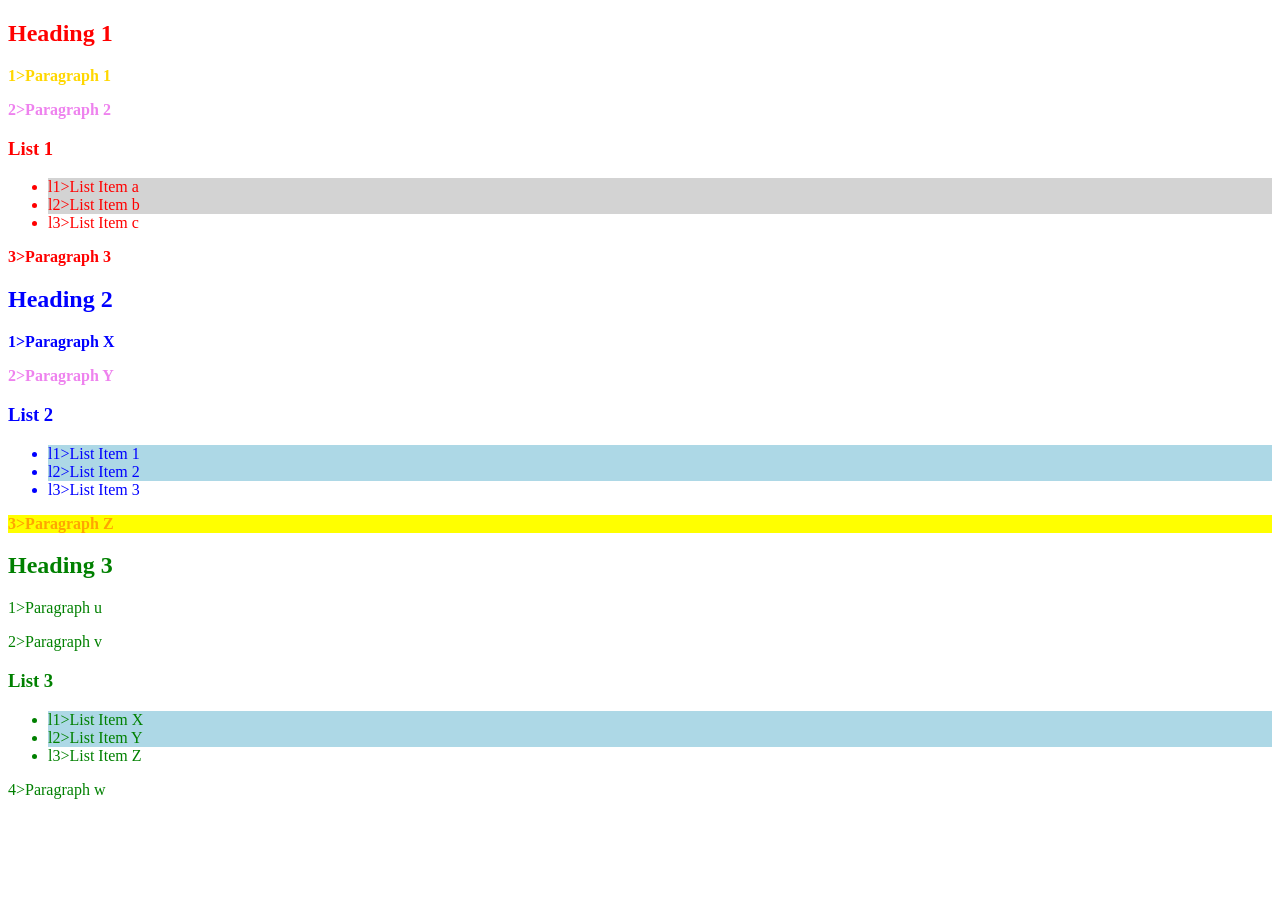
<file: selektoren/css_selektoren.html>
<!DOCTYPE html>
<html lang="en">

<head>
    <meta charset="UTF-8">
    <meta name="viewport" content="width=device-width, initial-scale=1.0">
    <title>Document</title>
    <style>
        .red {
            color: red;
        }

        .blue {
            color: blue;
        }

        .green {
            color: green;
        }
    </style>

    <link rel="stylesheet" href="aufgabe.css">
    <!-- <link rel="stylesheet" href="lösung.css"> -->
</head>

<body>
    <section id="sec1" class="red">
        <div>
            <h2>Heading 1</h2>
            <p class="class-1">
                1>Paragraph 1
            </p>
            <p class="class-2">
                2>Paragraph 2
            </p>
            <div>
                <h3>List 1</h3>
                <ul>
                    <li>l1>List Item a</li>
                    <li>l2>List Item b</li>
                    <li>l3>List Item c</li>
                </ul>
                <p class="class-3">
                    3>Paragraph 3
                </p>
            </div>
        </div>
    </section>
    <section id="sec2" class="blue">
        <div>
            <h2>Heading 2</h2>
            <p class="class-1" id="id1">
                1>Paragraph X
            </p>
            <p class="class-2" id="id2">
                2>Paragraph Y
            </p>
            <div id="id3">
                <h3>List 2</h3>
                <ul>
                    <li>l1>List Item 1</li>
                    <li>l2>List Item 2</li>
                    <li>l3>List Item 3</li>
                </ul>
                <p class="class-2">
                    3>Paragraph Z
                </p>
            </div>
        </div>
    </section>
    <section class="green">
        <div>
            <h2>Heading 3</h2>
            <p>
                1>Paragraph u
            </p>
            <p>
                2>Paragraph v
            </p>
            <div>
                <h3>List 3</h3>
                <ul>
                    <li>l1>List Item X</li>
                    <li>l2>List Item Y</li>
                    <li>l3>List Item Z</li>
                </ul>
                <p>
                    4>Paragraph w
                </p>
            </div>
        </div>
    </section>
</body>

</html>
</file>
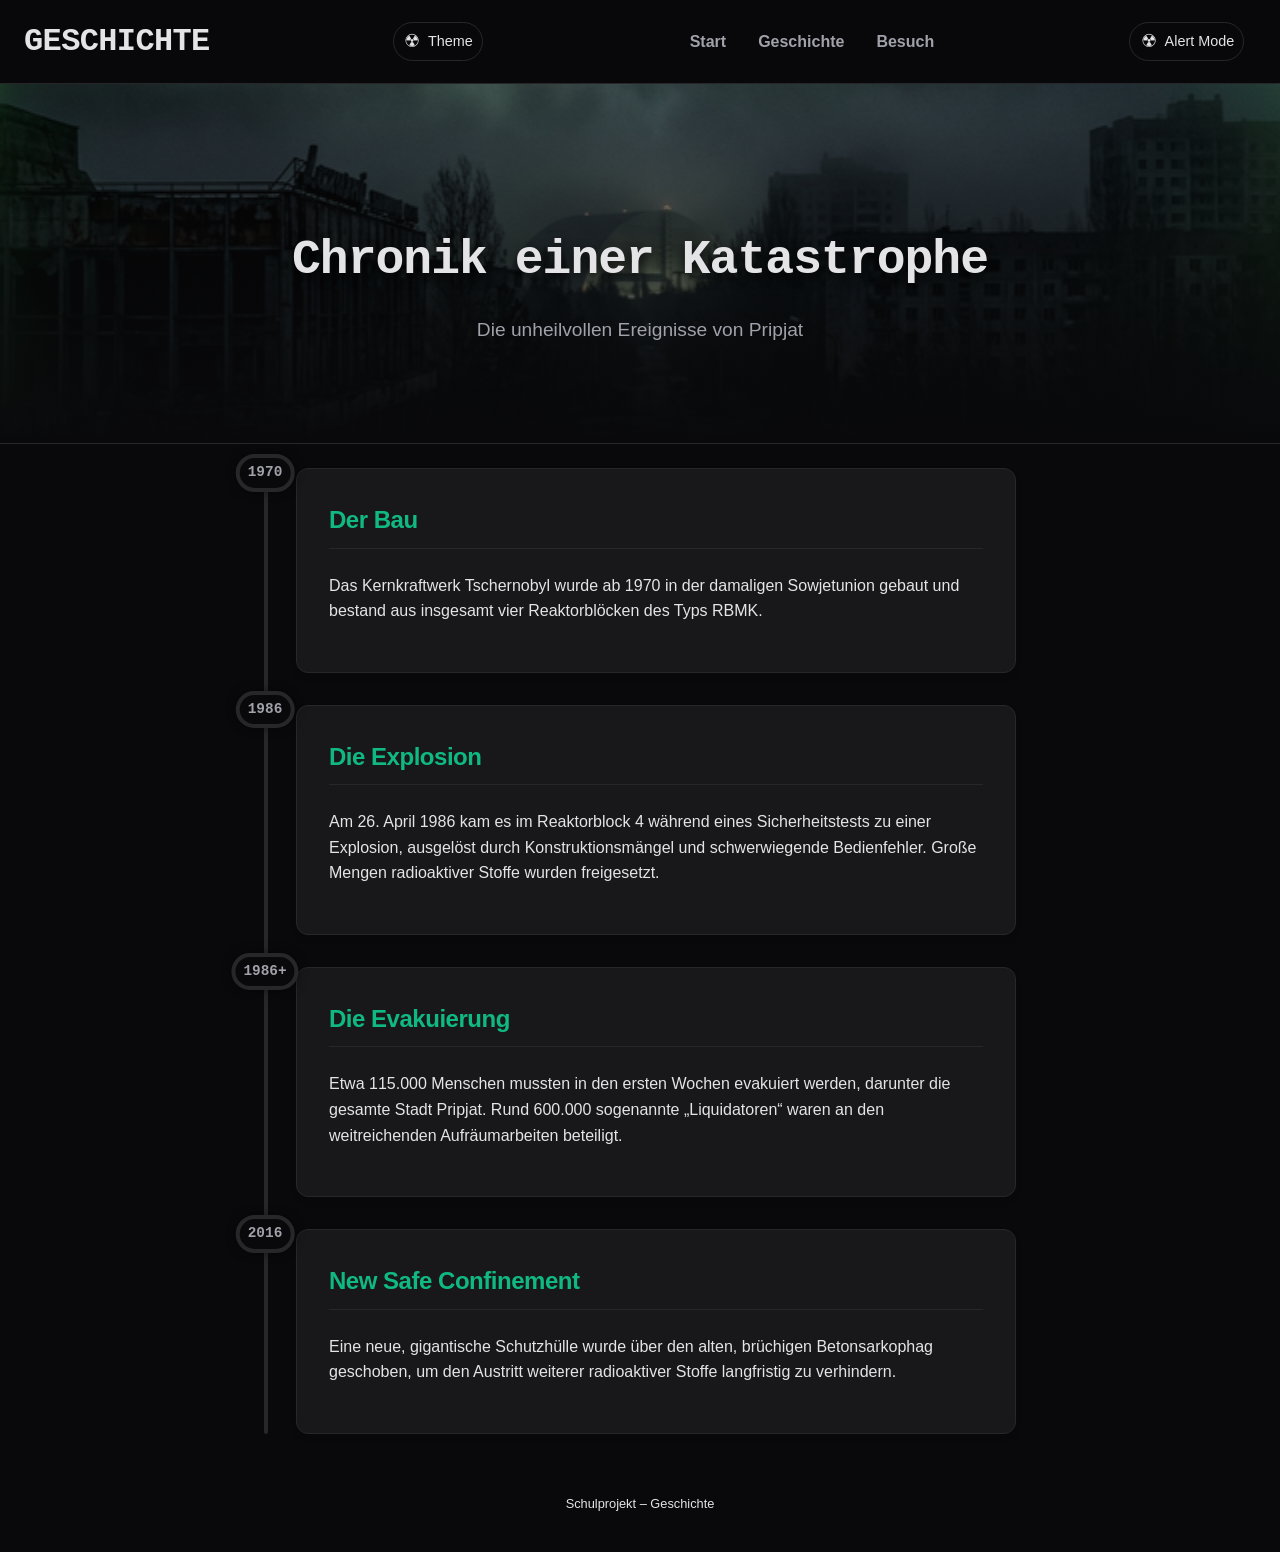
<file: Website_Präsi/history.html>
<!DOCTYPE html>
<html lang="de">

<head>
  <meta charset="UTF-8">
  <meta name="viewport" content="width=device-width, initial-scale=1.0">
  <title>Geschichte von Tschernobyl</title>
  <link rel="stylesheet" href="css/style.css">
</head>

<body>

  <header class="header">
    <h1>Geschichte</h1>
    <div class="theme">
      <input type="checkbox" id="theme-toggle" class="theme__toggle">
      <label for="theme-toggle" class="theme__label" title="Dark/Light umschalten">
        <span class="theme__icon" aria-hidden="true"></span>
        <span class="theme__text">Theme</span>
      </label>
    </div>

    <nav class="nav">
      <a href="index.html">Start</a>
      <a href="history.html">Geschichte</a>
      <a href="visit.html">Besuch</a>
    </nav>
    <div class="theme">
      <input type="checkbox" id="theme-toggle" class="theme__toggle">
      <label for="theme-toggle" class="theme__label" title="High/Low Radiation Mode">
        <span class="theme__icon" aria-hidden="true"></span>
        <span class="theme__text">Alert Mode</span>
      </label>
    </div>
  </header>

  <section class="hero-section" style="height: 40vh; min-height: 250px;">
    <div class="hero-content">
      <h2>Chronik einer Katastrophe</h2>
      <p>Die unheilvollen Ereignisse von Pripjat</p>
    </div>
  </section>

  <main class="content single timeline-container">
    <div class="timeline">
      <div class="timeline-item card">
        <div class="timeline-marker">1970</div>
        <h2>Der Bau</h2>
        <p>Das Kernkraftwerk Tschernobyl wurde ab 1970 in der damaligen Sowjetunion gebaut und bestand aus insgesamt
          vier Reaktorblöcken des Typs RBMK.</p>
      </div>

      <div class="timeline-item card">
        <div class="timeline-marker accent-marker">1986</div>
        <h2>Die Explosion</h2>
        <p>Am 26. April 1986 kam es im Reaktorblock 4 während eines Sicherheitstests zu einer Explosion, ausgelöst durch
          Konstruktionsmängel und schwerwiegende Bedienfehler. Große Mengen radioaktiver Stoffe wurden freigesetzt.</p>
      </div>

      <div class="timeline-item card">
        <div class="timeline-marker">1986+</div>
        <h2>Die Evakuierung</h2>
        <p>Etwa 115.000 Menschen mussten in den ersten Wochen evakuiert werden, darunter die gesamte Stadt Pripjat. Rund
          600.000 sogenannte „Liquidatoren“ waren an den weitreichenden Aufräumarbeiten beteiligt.</p>
      </div>

      <div class="timeline-item card">
        <div class="timeline-marker">2016</div>
        <h2>New Safe Confinement</h2>
        <p>Eine neue, gigantische Schutzhülle wurde über den alten, brüchigen Betonsarkophag geschoben, um den Austritt
          weiterer radioaktiver Stoffe langfristig zu verhindern.</p>
      </div>
    </div>
  </main>

  <footer class="footer">
    <p>Schulprojekt – Geschichte</p>
  </footer>

</body>

</html>
</file>
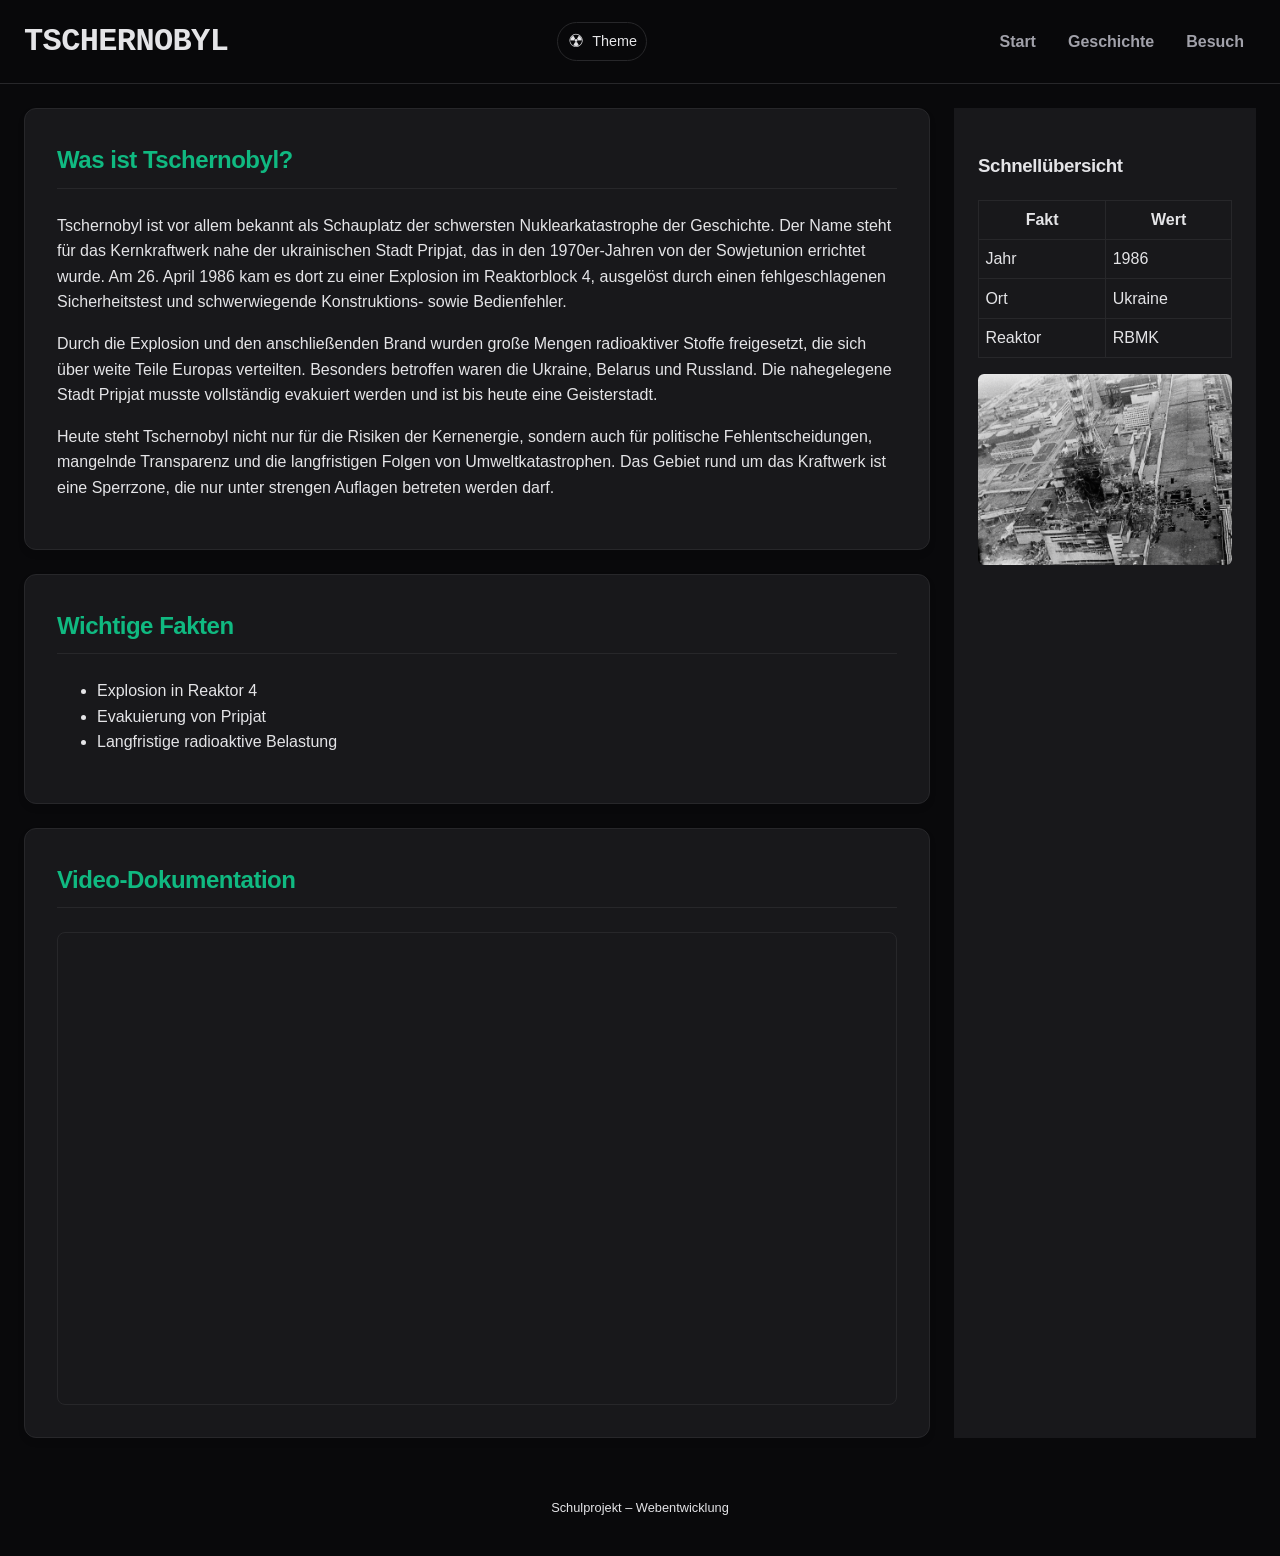
<file: Website_Präsi/index_back.html>
<!DOCTYPE html>
<html lang="de">
<head>
  <meta charset="UTF-8">
  <meta name="viewport" content="width=device-width, initial-scale=1.0">
  <title>Tschernobyl – Überblick</title>
  <link rel="stylesheet" href="css/style.css">
</head>
<body>

<header class="header">
  <h1>Tschernobyl</h1>
  <div class="theme">
  <input type="checkbox" id="theme-toggle" class="theme__toggle">
  <label for="theme-toggle" class="theme__label" title="Dark/Light umschalten">
    <span class="theme__icon" aria-hidden="true"></span>
    <span class="theme__text">Theme</span>
  </label>
</div>

  <nav class="nav">
    <a href="index.html">Start</a>
    <a href="history.html">Geschichte</a>
    <a href="visit.html">Besuch</a>
  </nav>
</header>

<main class="layout">
  <section class="content">
    <article class="card">
      <h2>Was ist Tschernobyl?</h2>
      <p>
        <p>
Tschernobyl ist vor allem bekannt als Schauplatz der schwersten
Nuklearkatastrophe der Geschichte. Der Name steht für das Kernkraftwerk
nahe der ukrainischen Stadt Pripjat, das in den 1970er-Jahren von der
Sowjetunion errichtet wurde. Am 26. April 1986 kam es dort zu einer
Explosion im Reaktorblock 4, ausgelöst durch einen fehlgeschlagenen
Sicherheitstest und schwerwiegende Konstruktions- sowie Bedienfehler.
</p>

<p>
Durch die Explosion und den anschließenden Brand wurden große Mengen
radioaktiver Stoffe freigesetzt, die sich über weite Teile Europas
verteilten. Besonders betroffen waren die Ukraine, Belarus und Russland.
Die nahegelegene Stadt Pripjat musste vollständig evakuiert werden und
ist bis heute eine Geisterstadt.
</p>

<p>
Heute steht Tschernobyl nicht nur für die Risiken der Kernenergie,
sondern auch für politische Fehlentscheidungen, mangelnde Transparenz
und die langfristigen Folgen von Umweltkatastrophen. Das Gebiet rund um
das Kraftwerk ist eine Sperrzone, die nur unter strengen Auflagen
betreten werden darf.
</p>

      </p>
    </article>

    <article class="card">
      <h2>Wichtige Fakten</h2>
      <ul>
        <li>Explosion in Reaktor 4</li>
        <li>Evakuierung von Pripjat</li>
        <li>Langfristige radioaktive Belastung</li>
      </ul>
    </article>

    <article class="card">
      <h2>Video-Dokumentation</h2>
      <div class="video-wrapper">
        <iframe width="560" height="315" src="https://www.youtube.com/embed/J-zYPopadek?si=3Ln_HOSd_Lqu-gHU" title="YouTube video player" frameborder="0" allow="accelerometer; autoplay; clipboard-write; encrypted-media; gyroscope; picture-in-picture; web-share" referrerpolicy="strict-origin-when-cross-origin" allowfullscreen></iframe>
      </div>
    </article>
  </section>

  <aside class="sidebar">
    <h3>Schnellübersicht</h3>
    <table>
      <thead>
        <tr>
          <th>Fakt</th>
          <th>Wert</th>
        </tr>
      </thead>
      <tbody>
        <tr>
          <td>Jahr</td>
          <td>1986</td>
        </tr>
        <tr>
          <td>Ort</td>
          <td>Ukraine</td>
        </tr>
        <tr>
          <td>Reaktor</td>
          <td>RBMK</td>
        </tr>
      </tbody>
    </table>
    <img
  class="sidebar-image"
  img src="2000.png"
  alt="Kernkraftwerk Tschernobyl nach dem Unfall">

  </aside>
</main>

<footer class="footer">
  <p>Schulprojekt – Webentwicklung</p>
</footer>

</body>
</html>
</file>
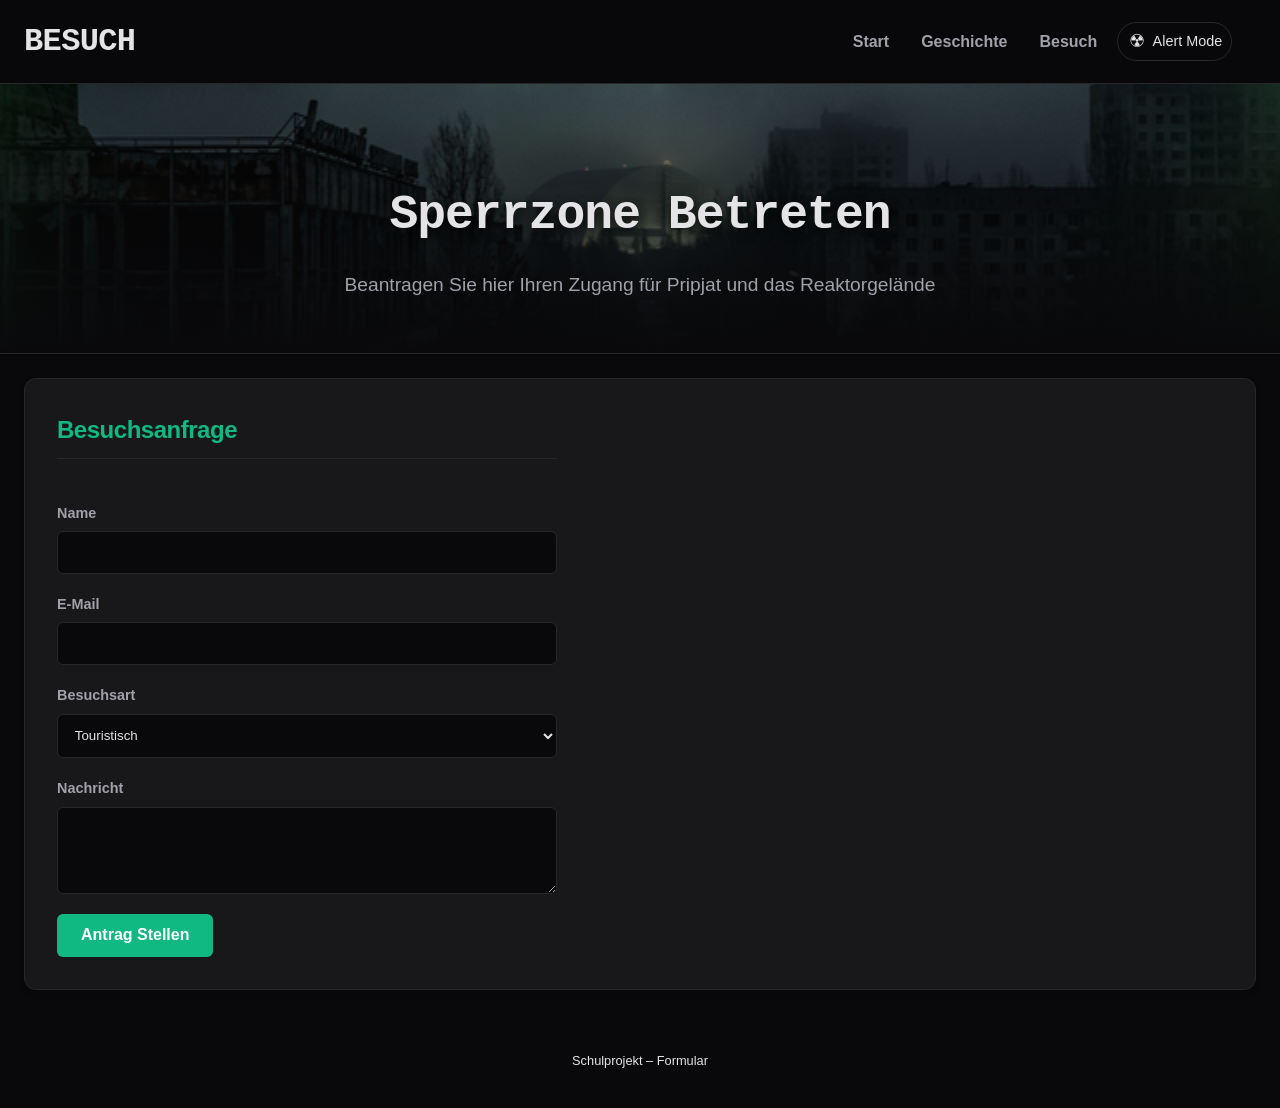
<file: Website_Präsi/visit.html>
<!DOCTYPE html>
<html lang="de">

<head>
  <meta charset="UTF-8">
  <meta name="viewport" content="width=device-width, initial-scale=1.0">
  <title>Besuchsanfrage</title>
  <link rel="stylesheet" href="css/style.css">
</head>

<body>

  <header class="header">
    <h1>Besuch</h1>
    <div class="theme">
      <nav class="nav">
        <a href="index.html">Start</a>
        <a href="history.html">Geschichte</a>
        <a href="visit.html">Besuch</a>
      </nav>
      <div class="theme">
        <input type="checkbox" id="theme-toggle" class="theme__toggle">
        <label for="theme-toggle" class="theme__label" title="High/Low Radiation Mode">
          <span class="theme__icon" aria-hidden="true"></span>
          <span class="theme__text">Alert Mode</span>
        </label>
      </div>
  </header>

  <section class="hero-section" style="height: 30vh; min-height: 200px;">
    <div class="hero-content">
      <h2>Sperrzone Betreten</h2>
      <p>Beantragen Sie hier Ihren Zugang für Pripjat und das Reaktorgelände</p>
    </div>
  </section>

  <main class="content single">
    <div class="card form-card">
      <form class="form">
        <h2>Besuchsanfrage</h2>

        <label>
          Name
          <input type="text" required>
        </label>

        <label>
          E-Mail
          <input type="email" required>
        </label>

        <label>
          Besuchsart
          <select>
            <option>Touristisch</option>
            <option>Wissenschaftlich</option>
          </select>
        </label>

        <label>
          Nachricht
          <textarea rows="4"></textarea>
        </label>

        <button type="submit">Antrag Stellen</button>
      </form>
    </div>
  </main>

  <footer class="footer">
    <p>Schulprojekt – Formular</p>
  </footer>

</body>

</html>
</file>
<file: 2026-04-16__TodoApp/style.css>
/*! HTML5 Boilerplate v9.0.0-RC1 | MIT License | https://html5boilerplate.com/ */

/* main.css 3.0.0 | MIT License | https://github.com/h5bp/main.css#readme */
/*
 * What follows is the result of much research on cross-browser styling.
 * Credit left inline and big thanks to Nicolas Gallagher, Jonathan Neal,
 * Kroc Camen, and the H5BP dev community and team.
 */

/* ==========================================================================
   Base styles: opinionated defaults
   ========================================================================== */

html {
  color: #5e5c5c;
  font-size: 1em;
  line-height: 1.4;
}


/*
 * Remove text-shadow in selection highlight:
 * https://twitter.com/miketaylr/status/12228805301
 *
 * Customize the background color to match your design.
 */

::-moz-selection {
  background: #b3d4fc;
  text-shadow: none;
}

::selection {
  background: #b3d4fc;
  text-shadow: none;
}

/*
 * A better looking default horizontal rule
 */

hr {
  display: block;
  height: 1px;
  border: 0;
  border-top: 1px solid #ccc;
  margin: 1em 0;
  padding: 0;
}

/*
 * Remove the gap between audio, canvas, iframes,
 * images, videos and the bottom of their containers:
 * https://github.com/h5bp/html5-boilerplate/issues/440
 */

audio,
canvas,
iframe,
img,
svg,
video {
  vertical-align: middle;
}

/*
 * Remove default fieldset styles.
 */

fieldset {
  border: 0;
  margin: 0;
  padding: 0;
}

/*
 * Allow only vertical resizing of textareas.
 */

textarea {
  resize: vertical;
}

/* ==========================================================================
   Author's custom styles
   ========================================================================== */

:root {
  --page-bg: linear-gradient(160deg, #dce8f3 0%, #edf4fa 48%, #d8e4ef 100%);
  --panel-bg: rgba(255, 255, 255, 0.78);
  --panel-border: rgba(110, 138, 166, 0.22);
  --headline: #294155;
  --text: #496276;
  --muted: #73889d;
  --accent: #7fa4c3;
  --accent-dark: #5f88aa;
  --surface: #dbe8f2;
  --surface-strong: #f6fafd;
  --done-bg: #e8f0f6;
  --danger: #b5655d;
  --shadow: 0 18px 44px rgba(68, 93, 118, 0.16);
}

html {
  min-height: 100%;
  background: var(--page-bg);
}

body {
  max-width: 700px;
  margin: 0 auto;
  padding: 28px 18px 34px;
  display: grid;
  grid-template-columns: minmax(0, 1fr) auto;
  gap: 10px 10px;
  color: var(--text);
  font-family: "Avenir Next", "Trebuchet MS", "Segoe UI", sans-serif;
  position: relative;
  align-content: start;
}

body::before {
  content: "";
  position: fixed;
  inset: 16px;
  max-width: 760px;
  margin: auto;
  border-radius: 22px;
  background: var(--panel-bg);
  border: 1px solid var(--panel-border);
  box-shadow: var(--shadow);
  backdrop-filter: blur(14px);
  z-index: -1;
}

body>h1,
body>h2,
body>ul {
  grid-column: 1 / -1;
}

h1,
h2 {
  margin: 0;
  color: var(--headline);
  letter-spacing: 0.02em;
}

h1 {
  font-size: clamp(1.9rem, 4vw, 2.7rem);
  line-height: 1;
  margin-bottom: 2px;
}

h1::after {
  content: "Organisiere deinen Tag klar und ohne Ablenkung.";
  display: block;
  margin-top: 8px;
  font-size: 0.92rem;
  font-weight: 500;
  color: var(--muted);
}

h2 {
  margin-top: 6px;
  font-size: 0.84rem;
  text-transform: uppercase;
  letter-spacing: 0.18em;
  color: var(--muted);
}

#todo-input {
  width: 100%;
  min-width: 0;
  padding: 12px 15px;
  border: 1px solid rgba(143, 167, 189, 0.18);
  border-radius: 14px;
  background: rgba(255, 255, 255, 0.94);
  color: var(--headline);
  font: inherit;
  box-shadow: inset 0 1px 0 rgba(255, 255, 255, 0.75);
  transition: border-color 160ms ease, box-shadow 160ms ease, transform 160ms ease;
}

#todo-input::placeholder {
  color: #8ea2b5;
}

#todo-input:focus {
  outline: none;
  border-color: rgba(111, 144, 173, 0.75);
  box-shadow: 0 0 0 4px rgba(111, 144, 173, 0.16);
}

button {
  border: 0;
  border-radius: 14px;
  padding: 12px 16px;
  font: inherit;
  font-weight: 700;
  cursor: pointer;
  transition: transform 160ms ease, box-shadow 160ms ease, background-color 160ms ease;
}

button:hover {
  transform: translateY(-1px);
}

button:active {
  transform: translateY(0);
}

#todo-add {
  min-width: 96px;
  color: #fff;
  background: linear-gradient(135deg, var(--accent) 0%, var(--accent-dark) 100%);
  box-shadow: 0 10px 24px rgba(17, 24, 32, 0.34);
}

ul {
  list-style: none;
  margin: 0;
  padding: 10px;
  border-radius: 18px;
  background: rgba(255, 255, 255, 0.62);
  border: 1px solid rgba(110, 138, 166, 0.14);
  display: grid;
  gap: 8px;
}

#todo-list:empty::before,
#todo-list-done:empty::before {
  display: block;
  padding: 14px;
  border: 1px dashed rgba(143, 167, 189, 0.24);
  border-radius: 14px;
  color: var(--muted);
  text-align: center;
}

#todo-list:empty::before {
  content: "Keine offenen Aufgaben.";
}

#todo-list-done:empty::before {
  content: "Noch nichts erledigt.";
}

.todo-item {
  display: grid;
  grid-template-columns: auto minmax(0, 1fr) auto;
  align-items: center;
  gap: 10px;
  padding: 11px 13px;
  border-radius: 14px;
  background: var(--surface-strong);
  border: 1px solid rgba(110, 138, 166, 0.12);
  box-shadow: 0 6px 18px rgba(88, 114, 140, 0.1);
}

.todo-item.is-complete {
  background: var(--done-bg);
}

.todo-toggle {
  width: 16px;
  height: 16px;
  margin: 0;
  accent-color: var(--accent);
  cursor: pointer;
}

.todo-text {
  min-width: 0;
  overflow-wrap: anywhere;
  font-size: 1rem;
}

.todo-item.is-complete .todo-text {
  color: #8ba0b2;
  text-decoration: line-through;
}

.todo-delete {
  padding: 7px 10px;
  border-radius: 10px;
  background: rgba(181, 101, 93, 0.1);
  color: var(--danger);
  box-shadow: none;
}

.todo-delete:hover {
  background: rgba(181, 101, 93, 0.16);
}

/* ==========================================================================
   Helper classes
   ========================================================================== */

/*
 * Hide visually and from screen readers
 */

.hidden,
[hidden] {
  display: none !important;
}

/*
 * Hide only visually, but have it available for screen readers:
 * https://snook.ca/archives/html_and_css/hiding-content-for-accessibility
 *
 * 1. For long content, line feeds are not interpreted as spaces and small width
 *    causes content to wrap 1 word per line:
 *    https://medium.com/@jessebeach/beware-smushed-off-screen-accessible-text-5952a4c2cbfe
 */

.visually-hidden {
  border: 0;
  clip: rect(0, 0, 0, 0);
  height: 1px;
  margin: -1px;
  overflow: hidden;
  padding: 0;
  position: absolute;
  white-space: nowrap;
  width: 1px;
  /* 1 */
}

/*
 * Extends the .visually-hidden class to allow the element
 * to be focusable when navigated to via the keyboard:
 * https://www.drupal.org/node/897638
 */

.visually-hidden.focusable:active,
.visually-hidden.focusable:focus {
  clip: auto;
  height: auto;
  margin: 0;
  overflow: visible;
  position: static;
  white-space: inherit;
  width: auto;
}

/*
 * Hide visually and from screen readers, but maintain layout
 */

.invisible {
  visibility: hidden;
}

/*
 * Clearfix: contain floats
 *
 * The use of `table` rather than `block` is only necessary if using
 * `::before` to contain the top-margins of child elements.
 */

.clearfix::before,
.clearfix::after {
  content: "";
  display: table;
}

.clearfix::after {
  clear: both;
}

/* ==========================================================================
   EXAMPLE Media Queries for Responsive Design.
   These examples override the primary ('mobile first') styles.
   Modify as content requires.
   ========================================================================== */

@media only screen and (min-width: 35em) {
  body {
    padding-top: 34px;
  }
}

@media only screen and (max-width: 40em) {
  body {
    grid-template-columns: 1fr;
    padding: 18px 12px 22px;
  }

  body::before {
    inset: 8px;
    border-radius: 18px;
  }

  #todo-add {
    width: 100%;
  }

  .todo-item {
    grid-template-columns: auto 1fr;
  }

  .todo-delete {
    grid-column: 1 / -1;
    width: 100%;
  }
}

@media print,
(-webkit-min-device-pixel-ratio: 1.25),
(min-resolution: 1.25dppx),
(min-resolution: 120dpi) {
  /* Style adjustments for high resolution devices */
}

/* ==========================================================================
   Print styles.
   Inlined to avoid the additional HTTP request:
   https://www.phpied.com/delay-loading-your-print-css/
   ========================================================================== */

@media print {

  *,
  *::before,
  *::after {
    background: #fff !important;
    color: #000 !important;
    /* Black prints faster */
    box-shadow: none !important;
    text-shadow: none !important;
  }

  a,
  a:visited {
    text-decoration: underline;
  }

  a[href]::after {
    content: " (" attr(href) ")";
  }

  abbr[title]::after {
    content: " (" attr(title) ")";
  }

  /*
   * Don't show links that are fragment identifiers,
   * or use the `javascript:` pseudo protocol
   */
  a[href^="#"]::after,
  a[href^="javascript:"]::after {
    content: "";
  }

  pre {
    white-space: pre-wrap !important;
  }

  pre,
  blockquote {
    border: 1px solid #999;
    page-break-inside: avoid;
  }

  tr,
  img {
    page-break-inside: avoid;
  }

  p,
  h2,
  h3 {
    orphans: 3;
    widows: 3;
  }

  h2,
  h3 {
    page-break-after: avoid;
  }
}
</file>
<file: aufgabe_02_webseite/css/theme-light.css>
/* Theme: Light — ruhige, helle Gestaltung, serifenlose Schrift */
/* Hinweis: Keine Frameworks. Reines CSS. */

:root{
  --bg: #faf8f5;
  --text: #222;
  --muted: #6b6b6b;
  --primary: #5c7cfa;
  --surface: #ffffff;
  --border: #e6e0d9;
  --table-stripe: #f3efe9;
}

*{box-sizing:border-box}

html,body{
  margin:0;
  padding:0;
  background:var(--bg);
  color:var(--text);
  font-family: system-ui, -apple-system, Segoe UI, Roboto, Ubuntu, Cantarell, "Noto Sans", "Helvetica Neue", Arial, "Apple Color Emoji","Segoe UI Emoji";
  line-height:1.6;
}

.container{
  width:min(1100px, 92%);
  margin-inline:auto;
  padding: 0.5rem 0;
}

header{
  background:var(--surface);
  border-bottom:1px solid var(--border);
  padding:1.25rem 0;
}
h1{margin:0 0 0.25rem 0; font-size:clamp(1.6rem, 2vw + 1rem, 2.4rem)}
.tagline{color:var(--muted); margin:0}

nav{
  background:var(--surface);
  position:sticky; top:0; z-index:10;
  border-bottom:1px solid var(--border);
}
.nav-list{
  list-style:none; margin:0; padding:0; display:flex; gap:1rem; flex-wrap:wrap;
}
.nav-list a{
  display:block; padding:0.75rem 0.5rem; text-decoration:none; color:var(--text);
  border-radius:10px;
}
.nav-list a:hover, .nav-list a:focus{ background:var(--table-stripe)}

main{ padding:1rem 0 2rem}

h2{ margin-top:2rem; font-size:1.5rem}

.hero img{ width:100%; height:auto; border-radius:12px; box-shadow:0 2px 8px rgba(0,0,0,.06)}

table{
  width:100%;
  border-collapse:separate;
  border-spacing:0;
  margin:1rem 0 1.5rem;
  background:var(--surface);
  border:1px solid var(--border);
  border-radius:12px;
  overflow:hidden;
}
caption{ text-align:left; padding:0.75rem 1rem; font-weight:600}
thead th{
  text-align:left;
  padding:0.75rem 1rem;
  background:linear-gradient(to bottom, #fff, #f6f2ed);
  border-bottom:1px solid var(--border);
}
tbody td{
  padding:0.65rem 1rem;
  border-bottom:1px solid var(--border);
}
tbody tr:nth-child(even){ background:var(--table-stripe)}

.gallery{
  display:grid; grid-template-columns:repeat(auto-fit, minmax(220px,1fr)); gap:1rem;
}
.gallery img{ width:100%; height:auto; border-radius:10px; border:1px solid var(--border)}

aside{
  background:var(--surface);
  border:1px solid var(--border);
  padding:1rem;
  border-radius:12px;
  margin:2rem 0;
}
.hours{ margin:0.5rem 0 0 0; padding-left:1rem}
.note{ color:var(--muted)}

form fieldset{ border:1px solid var(--border); border-radius:12px; padding:1rem; background:var(--surface)}
form legend{ padding:0 0.4rem; font-weight:600}
form .grid{
  display:grid; grid-template-columns:repeat(auto-fit, minmax(220px,1fr)); gap:0.75rem;
  margin-bottom:0.75rem;
}
label{ display:flex; flex-direction:column; gap:0.25rem; font-weight:500}
input, textarea{
  padding:0.6rem 0.7rem;
  border:1px solid var(--border);
  border-radius:10px;
  background:#fff;
  color:var(--text);
}
input:focus, textarea:focus{ outline:2px solid color-mix(in oklab, var(--primary) 35%, white)}

.actions{ display:flex; gap:0.5rem; margin-top:0.5rem}
button{
  padding:0.6rem 0.9rem;
  border-radius:999px;
  border:1px solid color-mix(in oklab, var(--primary) 40%, black 5%);
  background:var(--primary);
  color:white;
  cursor:pointer;
}
button.secondary{
  background:#fff; color:var(--text);
  border:1px solid var(--border);
}
button:hover{ filter:brightness(1.05)}
button:active{ transform:translateY(1px)}

footer{
  border-top:1px solid var(--border);
  background:var(--surface);
  padding:1rem 0;
  color:var(--muted);
  font-size:0.95rem;
}
</file>
<file: aufgabe_02_webseite/css/theme-accent.css>
/* Theme: Accent — kräftige Farben, andere Typografie, kontrastreich */

:root{
  --bg: #0b0b12;
  --text: #f4f4ff;
  --muted: #b2b2d1;
  --primary: #ff5c93;
  --surface: #141422;
  --border: #2c2c42;
  --table-stripe: #1b1b2d;
}

*{box-sizing:border-box}

html,body{
  margin:0;
  padding:0;
  background:var(--bg);
  color:var(--text);
  font-family: "Gill Sans", "Trebuchet MS", "Segoe UI", Roboto, Arial, sans-serif;
  line-height:1.65;
  letter-spacing:0.2px;
}

.container{
  width:min(1100px, 92%);
  margin-inline:auto;
  padding: 0.5rem 0;
}

header{
  background:linear-gradient(120deg, #1a1a2f, #241a2f 60%, #1a242f);
  border-bottom:1px solid var(--border);
  padding:2rem 0;
}
h1{margin:0 0 0.3rem 0; font-size:clamp(1.7rem, 2.2vw + 1rem, 2.6rem)}
.tagline{color:var(--muted); margin:0}

nav{
  background:var(--surface);
  position:sticky; top:0; z-index:10;
  border-bottom:1px solid var(--border);
}
.nav-list{
  list-style:none; margin:0; padding:0; display:flex; gap:1rem; flex-wrap:wrap;
}
.nav-list a{
  display:block; padding:0.75rem 0.8rem; text-decoration:none; color:var(--text);
  border-radius:12px; border:1px solid transparent;
}
.nav-list a:hover, .nav-list a:focus{ background:#1f1f31; border-color:#313158}

main{ padding:1rem 0 2rem}

h2{ margin-top:2rem; font-size:1.55rem; color:var(--primary)}

.hero img{ width:100%; height:auto; border-radius:14px; box-shadow:0 10px 30px rgba(255,92,147,.12); border:1px solid var(--border)}

table{
  width:100%;
  border-collapse:separate;
  border-spacing:0;
  margin:1rem 0 1.5rem;
  background:var(--surface);
  border:1px solid var(--border);
  border-radius:14px;
  overflow:hidden;
}
caption{ text-align:left; padding:0.9rem 1.1rem; font-weight:700; color:var(--primary)}
thead th{
  text-align:left;
  padding:0.85rem 1.1rem;
  background:linear-gradient( to bottom, #1f1f31, #1a1a2a);
  border-bottom:1px solid var(--border);
}
tbody td{
  padding:0.7rem 1.1rem;
  border-bottom:1px solid var(--border);
}
tbody tr:nth-child(even){ background:var(--table-stripe)}

.gallery{
  display:grid; grid-template-columns:repeat(auto-fit, minmax(220px,1fr)); gap:1rem;
}
.gallery img{ width:100%; height:auto; border-radius:12px; border:1px solid var(--border)}

aside{
  background:var(--surface);
  border:1px solid var(--border);
  padding:1rem;
  border-radius:14px;
  margin:2rem 0;
  box-shadow:0 10px 30px rgba(0,0,0,.2);
}
.hours{ margin:0.5rem 0 0 0; padding-left:1rem}
.note{ color:var(--muted)}

form fieldset{ border:1px solid var(--border); border-radius:14px; padding:1rem; background:var(--surface)}
form legend{ padding:0 0.4rem; font-weight:700; color:var(--primary)}
form .grid{
  display:grid; grid-template-columns:repeat(auto-fit, minmax(220px,1fr)); gap:0.75rem;
  margin-bottom:0.75rem;
}
label{ display:flex; flex-direction:column; gap:0.25rem; font-weight:600}
input, textarea{
  padding:0.65rem 0.8rem;
  border:1px solid var(--border);
  border-radius:12px;
  background:#0f0f1a;
  color:var(--text);
}
input:focus, textarea:focus{ outline:2px solid color-mix(in oklab, var(--primary) 30%, white)}

.actions{ display:flex; gap:0.5rem; margin-top:0.5rem}
button{
  padding:0.65rem 1rem;
  border-radius:999px;
  border:1px solid color-mix(in oklab, var(--primary) 45%, black 5%);
  background:var(--primary);
  color:#141422;
  cursor:pointer;
  font-weight:700;
  box-shadow:0 6px 16px rgba(255,92,147,.18);
}
button.secondary{
  background:transparent; color:var(--text);
  border:1px solid var(--border);
}
button:hover{ filter:brightness(1.05)}
button:active{ transform:translateY(1px)}

footer{
  border-top:1px solid var(--border);
  background:var(--surface);
  padding:1rem 0;
  color:var(--muted);
  font-size:0.95rem;
}
</file>
<file: blackjack-royale_15_06_2026_projekt/css/style.css>
/* =====================================================
   Blackjack Royale – zentrales Stylesheet
   Casino-Look: dunkler Raum, grüner Filztisch, Gold
   ===================================================== */

:root {
  --filz-hell: #1e6f50;
  --filz-dunkel: #0a3526;
  --hintergrund: #100e0b;
  --gold: #d4af37;
  --gold-hell: #f3dd8b;
  --creme: #f5efdc;
  --gruen: #2ecc71;
  --rot: #e74c3c;
  --blau: #9ecbff;
  --text: #e9e4d6;
  --text-gedimmt: #b1a98f;
  --panel: #1a1712;
  --panel-rand: #2e2818;
  --schatten: 0 10px 30px rgba(0, 0, 0, 0.55);
  --serif: "Playfair Display", Georgia, serif;
  --sans: "Inter", system-ui, sans-serif;
}

* { margin: 0; padding: 0; box-sizing: border-box; }

body {
  min-height: 100vh;
  display: flex;
  flex-direction: column;
  font-family: var(--sans);
  color: var(--text);
  background:
    radial-gradient(1100px 500px at 50% -10%, rgba(212, 175, 55, 0.09), transparent 60%),
    radial-gradient(900px 500px at 85% 110%, rgba(110, 18, 32, 0.25), transparent 55%),
    var(--hintergrund);
}

main { flex: 1; width: 100%; }

/* ---------- Kopfzeile & Navigation ---------- */

.kopfzeile {
  position: sticky;
  top: 0;
  z-index: 50;
  display: flex;
  align-items: center;
  gap: 2rem;
  padding: 0.9rem 2rem;
  background: rgba(16, 14, 11, 0.92);
  backdrop-filter: blur(8px);
  border-bottom: 1px solid var(--panel-rand);
}

.logo {
  font-family: var(--serif);
  font-weight: 800;
  font-size: 1.45rem;
  letter-spacing: 0.5px;
  color: var(--creme);
  text-decoration: none;
  white-space: nowrap;
}

.logo em { color: var(--gold); }

.logo-pik {
  color: var(--gold);
  margin-right: 0.35rem;
  text-shadow: 0 0 14px rgba(212, 175, 55, 0.65);
}

.navigation { display: flex; gap: 1.6rem; margin-left: auto; }

.navigation a {
  position: relative;
  padding: 0.35rem 0;
  color: var(--text-gedimmt);
  text-decoration: none;
  font-weight: 600;
  letter-spacing: 0.3px;
}

.navigation a::after {
  content: "";
  position: absolute;
  left: 0;
  right: 100%;
  bottom: -3px;
  height: 2px;
  background: var(--gold);
  transition: right 0.25s ease;
}

.navigation a:hover { color: var(--creme); }
.navigation a:hover::after,
.navigation a.aktiv::after { right: 0; }
.navigation a.aktiv { color: var(--gold-hell); }

.guthaben-anzeige {
  font-weight: 700;
  font-variant-numeric: tabular-nums;
  color: var(--gold-hell);
  border: 1px solid var(--gold);
  border-radius: 999px;
  padding: 0.45rem 1.1rem;
  background: linear-gradient(180deg, rgba(212, 175, 55, 0.16), rgba(212, 175, 55, 0.04));
  box-shadow: inset 0 1px 0 rgba(255, 255, 255, 0.08);
  white-space: nowrap;
}

.ton-knopf {
  width: 2.4rem;
  height: 2.4rem;
  border: 1px solid var(--panel-rand);
  border-radius: 50%;
  background: transparent;
  font-size: 1rem;
  cursor: pointer;
  transition: border-color 0.15s ease, transform 0.15s ease;
}

.ton-knopf:hover { border-color: var(--gold); transform: scale(1.08); }

.kasse-knopf {
  width: 2.4rem;
  height: 2.4rem;
  border: 1px solid var(--gold);
  border-radius: 50%;
  background: linear-gradient(180deg, var(--gold-hell), var(--gold));
  color: #241c05;
  font-size: 1.4rem;
  font-weight: 800;
  line-height: 1;
  cursor: pointer;
  box-shadow: 0 3px 0 #8a6f1c, 0 5px 10px rgba(0, 0, 0, 0.4);
  transition: transform 0.15s ease;
}

.kasse-knopf:hover { transform: translateY(-2px) scale(1.06); }

/* ---------- Kasse (Einzahlen) ---------- */

.kasse-overlay {
  position: fixed;
  inset: 0;
  z-index: 80;
  display: flex;
  align-items: center;
  justify-content: center;
  background: rgba(5, 4, 2, 0.65);
  backdrop-filter: blur(6px);
}

.kasse {
  position: relative;
  width: min(420px, 92vw);
  padding: 2.2rem 2rem;
  text-align: center;
  background: var(--panel);
  border: 1px solid var(--gold);
  border-radius: 20px;
  box-shadow: 0 0 60px rgba(212, 175, 55, 0.18), var(--schatten);
  animation: kasse-auf 0.3s cubic-bezier(0.2, 0.7, 0.3, 1.1);
}

@keyframes kasse-auf {
  from { transform: scale(0.7) translateY(30px); opacity: 0; }
}

.kasse-titel {
  font-family: var(--serif);
  font-size: 1.7rem;
  letter-spacing: 3px;
  color: var(--gold-hell);
}

.kasse-text { margin: 0.5rem 0 1.4rem; color: var(--text-gedimmt); }

.kasse-optionen {
  display: flex;
  justify-content: center;
  gap: 0.8rem;
  flex-wrap: wrap;
}

.kasse-schliessen {
  position: absolute;
  top: 0.7rem;
  right: 0.9rem;
  background: transparent;
  border: none;
  color: var(--text-gedimmt);
  font-size: 1.1rem;
  cursor: pointer;
  transition: color 0.15s ease;
}

.kasse-schliessen:hover { color: var(--gold-hell); }

/* Kurzes Aufleuchten, wenn Chips ankommen (Guthaben oder Dealer) */
.puls { animation: puls-glanz 0.4s ease; }

@keyframes puls-glanz {
  50% {
    transform: scale(1.12);
    box-shadow: 0 0 18px rgba(212, 175, 55, 0.75);
  }
}

/* ---------- Spieltisch ---------- */

.spielbereich {
  max-width: 1100px;
  margin: 1.6rem auto 3rem;
  padding: 0 1rem;
}

.tisch {
  position: relative;
  padding: 1.1rem 2rem 1.4rem;
  border: 9px solid #3a2417;
  border-radius: 26px 26px 190px 190px / 26px 26px 110px 110px;
  /* Feines Rauschen über dem Verlauf verhindert Banding ("Zwiebelringe")
     und wirkt gleichzeitig wie echte Filz-Struktur */
  background:
    url("data:image/svg+xml,%3Csvg xmlns='http://www.w3.org/2000/svg' width='180' height='180'%3E%3Cfilter id='filz'%3E%3CfeTurbulence type='fractalNoise' baseFrequency='0.8' numOctaves='3' stitchTiles='stitch'/%3E%3C/filter%3E%3Crect width='100%25' height='100%25' filter='url(%23filz)' opacity='0.07'/%3E%3C/svg%3E") repeat,
    radial-gradient(ellipse at 50% 18%, var(--filz-hell), #14523b 45%, var(--filz-dunkel) 78%);
  box-shadow:
    inset 0 0 70px rgba(0, 0, 0, 0.55),
    inset 0 0 0 2px rgba(212, 175, 55, 0.3),
    var(--schatten);
}

.tisch::before {
  content: "";
  position: absolute;
  inset: 12px;
  border: 2px solid rgba(212, 175, 55, 0.38);
  border-radius: 18px 18px 170px 170px / 18px 18px 95px 95px;
  pointer-events: none;
}

.hand-bereich {
  display: flex;
  flex-direction: column;
  align-items: center;
  gap: 0.45rem;
}

.hand-titel {
  display: flex;
  align-items: center;
  gap: 0.6rem;
  font-family: var(--serif);
  font-size: 1.05rem;
  letter-spacing: 3px;
  text-transform: uppercase;
  color: var(--gold-hell);
  text-shadow: 0 1px 3px rgba(0, 0, 0, 0.6);
}

.punkte {
  min-width: 2.8rem;
  text-align: center;
  font-family: var(--sans);
  font-size: 0.9rem;
  letter-spacing: 0;
  color: var(--creme);
  background: rgba(0, 0, 0, 0.45);
  border: 1px solid rgba(212, 175, 55, 0.5);
  border-radius: 999px;
  padding: 0.12rem 0.7rem;
}

.karten {
  display: flex;
  justify-content: center;
  min-height: 7.9rem;
  padding: 0.15rem 0;
}

/* ---------- Spielkarten (3D-Flip + Austeil-Animation) ---------- */

.karte {
  width: 5.5rem;
  aspect-ratio: 226 / 314;
  perspective: 1000px;
  animation: austeilen 0.5s cubic-bezier(0.2, 0.7, 0.3, 1.1) backwards;
  transition: transform 0.2s ease;
}

.karte:not(:first-child) { margin-left: -1.9rem; }

.karte:hover {
  transform: translateY(-9px) rotate(-1deg);
  z-index: 5;
  position: relative;
}

@keyframes austeilen {
  from {
    transform: translate(32vw, -28vh) rotate(12deg);
    opacity: 0;
  }
}

.karte-innen {
  position: relative;
  width: 100%;
  height: 100%;
  transform-style: preserve-3d;
  transition: transform 0.6s ease;
}

.karte.verdeckt .karte-innen { transform: rotateY(180deg); }

.karte-vorne,
.karte-hinten {
  position: absolute;
  inset: 0;
  backface-visibility: hidden;
  border-radius: 10px;
  overflow: hidden;
  box-shadow: 0 6px 16px rgba(0, 0, 0, 0.45);
}

.karte-vorne img {
  display: block;
  width: 100%;
  height: 100%;
}

.karte-hinten {
  transform: rotateY(180deg);
  display: flex;
  align-items: center;
  justify-content: center;
  border: 6px solid var(--creme);
  background:
    radial-gradient(circle at 50% 50%, rgba(212, 175, 55, 0.28), transparent 60%),
    repeating-linear-gradient(45deg, #6e1220 0 8px, #571019 8px 16px);
}

.karte-hinten span {
  display: flex;
  align-items: center;
  justify-content: center;
  width: 3.6rem;
  height: 3.6rem;
  border: 2px solid var(--gold);
  border-radius: 50%;
  font-size: 2.2rem;
  color: var(--gold);
  background: rgba(0, 0, 0, 0.28);
}

/* ---------- Tischmitte: Schriftzug & Nachricht ---------- */

.tisch-mitte {
  display: flex;
  flex-direction: column;
  align-items: center;
  gap: 0.25rem;
  margin: 0.3rem 0;
}

.tisch-schriftzug { width: min(280px, 65%); }

.tisch-schriftzug text {
  font-family: var(--serif);
  font-size: 22px;
  letter-spacing: 6px;
  fill: rgba(243, 221, 139, 0.55);
}

.nachricht {
  min-height: 2rem;
  font-family: var(--serif);
  font-size: clamp(1.05rem, 2.2vw, 1.45rem);
  font-style: italic;
  text-align: center;
  color: var(--creme);
  text-shadow: 0 2px 6px rgba(0, 0, 0, 0.6);
  transition: color 0.3s ease;
}

.nachricht.gewinn {
  color: var(--gold-hell);
  animation: pulsieren 0.9s ease infinite alternate;
}

.nachricht.verlust { color: var(--rot); }
.nachricht.push { color: var(--blau); }

@keyframes pulsieren {
  from { text-shadow: 0 0 10px rgba(212, 175, 55, 0.5); }
  to   { text-shadow: 0 0 30px rgba(212, 175, 55, 1); transform: scale(1.03); }
}

/* ---------- Steuerung: Panels, Chips, Buttons ---------- */

.steuerung {
  display: flex;
  justify-content: center;
  margin-top: 0.6rem;
  position: relative;
  z-index: 2; /* über der dekorativen Innenlinie des Tisches */
}

/* Die Steuerung liegt direkt auf dem Filz */
.panel {
  display: flex;
  align-items: center;
  justify-content: center;
  flex-wrap: wrap;
  gap: 1.1rem;
  min-height: 5.4rem;
  padding: 0.65rem 1.4rem;
  background: rgba(5, 20, 14, 0.5);
  border: 1px solid rgba(212, 175, 55, 0.3);
  border-radius: 16px;
  backdrop-filter: blur(5px);
  box-shadow: 0 6px 18px rgba(0, 0, 0, 0.35);
}

.versteckt { display: none !important; }

.chips { display: flex; gap: 0.8rem; }

.chip {
  width: 54px;
  height: 54px;
  border-radius: 50%;
  border: 4px dashed rgba(255, 255, 255, 0.85);
  color: #fff;
  font-family: var(--sans);
  font-weight: 800;
  font-size: 0.95rem;
  cursor: pointer;
  text-shadow: 0 1px 2px rgba(0, 0, 0, 0.6);
  box-shadow:
    0 5px 0 rgba(0, 0, 0, 0.45),
    0 8px 14px rgba(0, 0, 0, 0.4),
    inset 0 0 0 5px rgba(0, 0, 0, 0.18);
  transition: transform 0.15s ease, box-shadow 0.15s ease, filter 0.15s ease;
}

.chip:hover:not(:disabled) { transform: translateY(-5px) rotate(-5deg); }

.chip:active:not(:disabled) {
  transform: translateY(0);
  box-shadow:
    0 2px 0 rgba(0, 0, 0, 0.45),
    inset 0 0 0 5px rgba(0, 0, 0, 0.18);
}

.chip:disabled { filter: grayscale(0.85) brightness(0.55); cursor: not-allowed; }

.chip-10  { background: radial-gradient(circle at 35% 30%, #5dade2, #21618c 72%); }
.chip-25  { background: radial-gradient(circle at 35% 30%, #58d68d, #1e8449 72%); }
.chip-50  { background: radial-gradient(circle at 35% 30%, #ec7063, #922b21 72%); }
.chip-100 { background: radial-gradient(circle at 35% 30%, #5d6d7e, #17202a 72%); border-color: var(--gold-hell); }
.chip-500 { background: radial-gradient(circle at 35% 30%, #b387e0, #5b2c87 72%); border-color: var(--gold-hell); }

.einsatz-buttons { display: flex; gap: 0.8rem; }

.btn {
  padding: 0.6rem 1.3rem;
  border: 1px solid transparent;
  border-radius: 12px;
  font-family: var(--sans);
  font-weight: 700;
  font-size: 0.95rem;
  letter-spacing: 0.3px;
  cursor: pointer;
  transition: transform 0.15s ease, box-shadow 0.15s ease, border-color 0.15s ease, color 0.15s ease;
}

.btn:disabled { opacity: 0.45; cursor: not-allowed; }

/* Tastatur-Hinweis im Button, z. B. Hit [H] */
.btn kbd {
  margin-left: 0.4rem;
  padding: 0.05rem 0.35rem;
  border: 1px solid rgba(0, 0, 0, 0.3);
  border-radius: 4px;
  font-family: var(--sans);
  font-size: 0.68rem;
  font-weight: 700;
  opacity: 0.65;
}

.btn-sekundaer kbd { border-color: rgba(255, 255, 255, 0.25); }

.btn-gold {
  background: linear-gradient(180deg, var(--gold-hell), var(--gold));
  color: #241c05;
  box-shadow: 0 4px 0 #8a6f1c, 0 8px 16px rgba(0, 0, 0, 0.4);
}

.btn-gruen {
  background: linear-gradient(180deg, #2ecc71, #1e8449);
  color: #06210f;
  box-shadow: 0 4px 0 #14532d, 0 8px 16px rgba(0, 0, 0, 0.4);
}

.btn-gold:hover:not(:disabled),
.btn-gruen:hover:not(:disabled) { transform: translateY(-2px); }

.btn-gold:active:not(:disabled),
.btn-gruen:active:not(:disabled) { transform: translateY(1px); box-shadow: 0 1px 0 rgba(0, 0, 0, 0.4); }

.btn-sekundaer {
  background: transparent;
  color: var(--text);
  border-color: var(--panel-rand);
}

.btn-sekundaer:hover:not(:disabled) { border-color: var(--gold); color: var(--gold-hell); }

.btn-gefahr {
  background: #7b241c;
  color: #fbeaea;
  box-shadow: 0 4px 0 #4a120d, 0 8px 16px rgba(0, 0, 0, 0.4);
}

.btn-gefahr:hover:not(:disabled) { transform: translateY(-2px); }

/* ---------- Inhaltsseiten (Regeln & Statistik) ---------- */

.inhalt {
  max-width: 900px;
  margin: 2.5rem auto 4rem;
  padding: 0 1.2rem;
}

.seitentitel {
  font-family: var(--serif);
  font-size: clamp(1.9rem, 4vw, 2.6rem);
  text-align: center;
  color: var(--creme);
}

.seitentitel em { color: var(--gold); }

.unterzeile {
  margin: 0.5rem 0 1.4rem;
  text-align: center;
  color: var(--text-gedimmt);
}

.farben-deko {
  margin-bottom: 2rem;
  text-align: center;
  font-size: 1.5rem;
  letter-spacing: 1.1rem;
  text-indent: 1.1rem;
}

.farben-deko .rot { color: #e05858; }
.farben-deko .schwarz { color: var(--gold); }

.panel-karte {
  margin-bottom: 1.6rem;
  padding: 1.6rem 1.8rem;
  background: var(--panel);
  border: 1px solid var(--panel-rand);
  border-radius: 16px;
  box-shadow: var(--schatten);
}

.panel-karte h2 {
  margin-bottom: 0.9rem;
  font-family: var(--serif);
  font-size: 1.35rem;
  color: var(--gold-hell);
}

.panel-karte p,
.panel-karte li { line-height: 1.65; }

.panel-karte ol,
.panel-karte ul {
  display: grid;
  gap: 0.5rem;
  padding-left: 1.3rem;
}

.panel-karte li::marker { color: var(--gold); font-weight: 700; }

.panel-karte li strong { color: var(--gold-hell); }

table.werte { width: 100%; border-collapse: collapse; }

.werte th,
.werte td {
  padding: 0.65rem 0.9rem;
  text-align: left;
  border-bottom: 1px solid var(--panel-rand);
}

.werte th {
  font-family: var(--serif);
  letter-spacing: 0.5px;
  color: var(--gold);
}

.werte tbody tr:last-child td { border-bottom: none; }

.werte tbody tr:hover { background: rgba(212, 175, 55, 0.05); }

/* ---------- Statistik ---------- */

.statistik-gitter {
  display: grid;
  grid-template-columns: repeat(auto-fit, minmax(150px, 1fr));
  gap: 1rem;
  margin-bottom: 1.8rem;
}

.stat-karte {
  padding: 1.2rem 0.8rem;
  text-align: center;
  background: var(--panel);
  border: 1px solid var(--panel-rand);
  border-radius: 16px;
  box-shadow: var(--schatten);
}

.stat-wert {
  font-family: var(--serif);
  font-size: 1.85rem;
  color: var(--gold-hell);
  font-variant-numeric: tabular-nums;
}

.stat-name {
  margin-top: 0.3rem;
  font-size: 0.78rem;
  letter-spacing: 0.8px;
  text-transform: uppercase;
  color: var(--text-gedimmt);
}

.diagramm {
  display: flex;
  align-items: flex-end;
  gap: 6px;
  height: 170px;
  padding: 1.4rem 0.4rem 0;
}

.balken {
  position: relative;
  flex: 1;
  min-height: 4px;
  border-radius: 4px 4px 0 0;
  background: linear-gradient(180deg, var(--gold-hell), var(--gold));
  box-shadow: 0 0 10px rgba(212, 175, 55, 0.25);
}

.balken:hover { background: linear-gradient(180deg, #fff3c4, var(--gold-hell)); }

.balken:hover::after {
  content: attr(data-wert);
  position: absolute;
  bottom: 100%;
  left: 50%;
  transform: translateX(-50%);
  margin-bottom: 5px;
  padding: 0.18rem 0.5rem;
  border-radius: 6px;
  background: #000;
  border: 1px solid var(--panel-rand);
  font-size: 0.72rem;
  white-space: nowrap;
  z-index: 5;
}

.hinweis-leer {
  width: 100%;
  align-self: center;
  padding: 1.2rem 0;
  text-align: center;
  color: var(--text-gedimmt);
}

.hinweis-leer a { color: var(--gold); }

.verlauf-liste {
  display: grid;
  gap: 0.5rem;
  list-style: none;
  padding: 0;
}

.verlauf-eintrag {
  display: flex;
  align-items: center;
  gap: 1rem;
  padding: 0.6rem 0.9rem;
  background: rgba(255, 255, 255, 0.03);
  border: 1px solid var(--panel-rand);
  border-radius: 12px;
}

.ergebnis-badge {
  display: flex;
  align-items: center;
  justify-content: center;
  flex: none;
  width: 2.3rem;
  height: 2.3rem;
  border-radius: 50%;
  font-weight: 800;
  font-size: 0.78rem;
}

.badge-sieg       { background: rgba(46, 204, 113, 0.15); color: var(--gruen); border: 1px solid var(--gruen); }
.badge-blackjack  { background: rgba(212, 175, 55, 0.2);  color: var(--gold-hell); border: 1px solid var(--gold); }
.badge-niederlage { background: rgba(231, 76, 60, 0.15);  color: var(--rot); border: 1px solid var(--rot); }
.badge-push       { background: rgba(158, 203, 255, 0.12); color: var(--blau); border: 1px solid var(--blau); }

.verlauf-text { flex: 1; }

.verlauf-text small { display: block; color: var(--text-gedimmt); }

.verlauf-gewinn { font-weight: 700; font-variant-numeric: tabular-nums; }

.verlauf-gewinn.plus  { color: var(--gruen); }
.verlauf-gewinn.minus { color: var(--rot); }
.verlauf-gewinn.neutral { color: var(--blau); }

.statistik-aktionen { margin-top: 1.8rem; text-align: center; }

/* ---------- Spielseite: alles auf eine Bildschirmhöhe ---------- */

.spielseite { height: 100vh; height: 100svh; overflow: hidden; }

.spielseite .spielbereich {
  flex: 1;
  min-height: 0;
  display: grid;
  grid-template-columns: 210px minmax(0, 1fr) 210px;
  grid-template-rows: minmax(0, 1fr);
  gap: 1rem;
  width: 100%;
  max-width: 1500px;
  margin: 0.8rem auto;
  padding: 0 1rem;
}

.spielseite .tisch {
  min-height: 0;
  display: flex;
  flex-direction: column;
  justify-content: space-between;
  gap: 0.3rem;
}

.spielseite .fusszeile { padding: 0.4rem; font-size: 0.72rem; }

/* Auf kleinen Bildschirmen lieber scrollen als abschneiden */
@media (max-height: 640px), (max-width: 720px) {
  .spielseite { height: auto; overflow: visible; }
}

/* ---------- Seitenpanels: Shoe & Session ---------- */

.seitenleiste {
  display: flex;
  flex-direction: column;
  gap: 0.9rem;
  min-height: 0;
  overflow: auto;
  padding: 1.2rem 1.1rem;
  background: var(--panel);
  border: 1px solid var(--panel-rand);
  border-radius: 16px;
  box-shadow: var(--schatten);
}

.seiten-titel {
  padding-bottom: 0.6rem;
  border-bottom: 1px solid var(--panel-rand);
  font-family: var(--serif);
  font-size: 1rem;
  font-weight: 800;
  letter-spacing: 3px;
  text-transform: uppercase;
  text-align: center;
  color: var(--gold-hell);
}

.seiten-untertitel {
  margin-top: 0.4rem;
  font-size: 0.72rem;
  font-weight: 700;
  letter-spacing: 1.5px;
  text-transform: uppercase;
  color: var(--text-gedimmt);
}

.info-zeile {
  display: flex;
  justify-content: space-between;
  align-items: baseline;
  font-size: 0.88rem;
  color: var(--text-gedimmt);
}

.info-zeile strong {
  color: var(--creme);
  font-size: 1rem;
  font-variant-numeric: tabular-nums;
}

.shoe-balken {
  height: 8px;
  border-radius: 999px;
  border: 1px solid var(--panel-rand);
  background: rgba(0, 0, 0, 0.5);
  overflow: hidden;
}

.shoe-fuellung {
  height: 100%;
  width: 100%;
  background: linear-gradient(90deg, var(--gold), var(--gold-hell));
  transition: width 0.4s ease;
}

.seiten-hinweis {
  font-size: 0.72rem;
  line-height: 1.5;
  color: var(--text-gedimmt);
}

.ergebnis-reihe {
  display: flex;
  flex-wrap: wrap;
  gap: 0.4rem;
}

.ergebnis-badge.mini {
  width: 1.8rem;
  height: 1.8rem;
  font-size: 0.62rem;
}

.seiten-deko {
  margin-top: auto;
  text-align: center;
  font-size: 1.1rem;
  letter-spacing: 0.7rem;
  text-indent: 0.7rem;
  color: rgba(212, 175, 55, 0.35);
}

/* Ohne Platz an den Seiten: Panels ausblenden, Tisch zentrieren */
@media (max-width: 1240px) {
  .seitenleiste { display: none; }
  .spielseite .spielbereich {
    grid-template-columns: minmax(0, 1fr);
    max-width: 1100px;
  }
}

/* ---------- Einsatz-Spot: hierhin fliegen die Chips ---------- */

.einsatz-spot {
  position: relative;
  width: 68px;
  height: 68px;
  margin-top: 0.2rem;
}

.einsatz-spot::before {
  content: "BET";
  position: absolute;
  inset: 0;
  display: flex;
  align-items: center;
  justify-content: center;
  border: 2px dashed rgba(212, 175, 55, 0.45);
  border-radius: 50%;
  font-size: 0.58rem;
  font-weight: 700;
  letter-spacing: 1.6px;
  color: rgba(243, 221, 139, 0.55);
}

.einsatz-stapel { position: absolute; inset: 0; }

/* Auf dem Spot gestapelte Chips */
.stapel-chip {
  position: absolute;
  inset: 0;
  margin: auto;
  width: 44px;
  height: 44px;
  border-radius: 50%;
  border: 3px dashed rgba(255, 255, 255, 0.85);
  display: flex;
  align-items: center;
  justify-content: center;
  color: #fff;
  font-weight: 800;
  font-size: 0.78rem;
  text-shadow: 0 1px 2px rgba(0, 0, 0, 0.6);
  box-shadow: 0 2px 4px rgba(0, 0, 0, 0.5), inset 0 0 0 3px rgba(0, 0, 0, 0.18);
}

.einsatz-betrag {
  position: absolute;
  top: calc(100% + 4px);
  left: 50%;
  transform: translateX(-50%);
  padding: 0.05rem 0.6rem;
  border: 1px solid rgba(212, 175, 55, 0.5);
  border-radius: 999px;
  background: rgba(0, 0, 0, 0.5);
  font-size: 0.8rem;
  font-weight: 700;
  color: var(--gold-hell);
  white-space: nowrap;
  font-variant-numeric: tabular-nums;
}

.einsatz-spot.leer .einsatz-betrag { display: none; }

/* Chip im Flug vom Panel zum Einsatz-Spot */
.chip-flug {
  position: fixed;
  z-index: 90;
  width: 44px;
  height: 44px;
  border-radius: 50%;
  border: 3px dashed rgba(255, 255, 255, 0.85);
  display: flex;
  align-items: center;
  justify-content: center;
  color: #fff;
  font-weight: 800;
  font-size: 0.78rem;
  text-shadow: 0 1px 2px rgba(0, 0, 0, 0.6);
  box-shadow: 0 6px 14px rgba(0, 0, 0, 0.5), inset 0 0 0 3px rgba(0, 0, 0, 0.18);
  pointer-events: none;
}

/* ---------- Effekte: Konfetti & große Meldungen ---------- */

.effekte-ebene {
  position: fixed;
  inset: 0;
  overflow: hidden;
  pointer-events: none;
  z-index: 100;
}

.konfetti {
  position: absolute;
  top: 0;
  transform: translateY(-12vh);
  will-change: transform;
  text-shadow: 0 0 8px rgba(212, 175, 55, 0.45);
}

.gross-meldung {
  position: absolute;
  top: 40%;
  left: 50%;
  transform: translate(-50%, -50%);
  font-family: var(--serif);
  font-weight: 800;
  font-style: italic;
  font-size: clamp(3rem, 9vw, 5.5rem);
  letter-spacing: 4px;
  color: var(--gold-hell);
  text-shadow:
    0 0 12px rgba(212, 175, 55, 0.9),
    0 0 50px rgba(212, 175, 55, 0.6),
    0 4px 10px rgba(0, 0, 0, 0.8);
  animation: meldung-knall 2.2s cubic-bezier(0.2, 0.7, 0.3, 1.1) forwards;
}

@keyframes meldung-knall {
  0%   { transform: translate(-50%, -50%) scale(0.2) rotate(-10deg); opacity: 0; }
  12%  { transform: translate(-50%, -50%) scale(1.18) rotate(3deg); opacity: 1; }
  22%  { transform: translate(-50%, -50%) scale(1) rotate(0deg); }
  78%  { transform: translate(-50%, -50%) scale(1); opacity: 1; }
  100% { transform: translate(-50%, -50%) scale(1.35); opacity: 0; }
}

/* ---------- Fußzeile ---------- */

.fusszeile {
  padding: 1.2rem;
  text-align: center;
  font-size: 0.85rem;
  color: var(--text-gedimmt);
  border-top: 1px solid var(--panel-rand);
}

.fusszeile a { color: var(--gold); }

/* ---------- Responsiv ---------- */

@media (max-width: 720px) {
  .kopfzeile { flex-wrap: wrap; gap: 0.8rem 1.2rem; padding: 0.8rem 1rem; }
  .navigation { gap: 1.1rem; }
  .tisch { padding: 1rem 0.8rem 1.6rem; border-width: 7px; }
  .karte { width: 4.7rem; }
  .karte:not(:first-child) { margin-left: -1.7rem; }
  .karten { min-height: 6.9rem; }
  .chip { width: 50px; height: 50px; font-size: 0.85rem; }
  .panel { padding: 0.7rem; gap: 0.8rem; }
}
</file>
<file: Website_Präsi/css/style.css>
:root {
  /* Default: Dark / Low Radiation Mode */
  --bg: #09090b;
  /* Very dark grey, almost black */
  --card: #18181b;
  /* Slightly lighter dark grey for cards */
  --text: #e4e4e7;
  /* Off-white text */
  --muted: #a1a1aa;
  /* Muted grey text */
  --border: #27272a;
  /* Dark border */
  --header: rgba(9, 9, 11, 0.8);
  /* Translucent header for glassmorphism */
  --accent: #10b981;
  /* Toxic green accent */
  --accent-glow: rgba(16, 185, 129, 0.2);
  /* Glow effect for green */
  --accent-hover: #059669;
  /* Darker green on hover */
  --space: 1.5rem;
}


* {
  box-sizing: border-box;
}

@import url('https://fonts.googleapis.com/css2?family=Inter:wght@300;400;600;800&family=Roboto+Mono:wght@400;700&display=swap');

body {
  margin: 0;
  font-family: 'Inter', sans-serif;
  background: var(--bg);
  color: var(--text);
  line-height: 1.6;
  transition: background-color 0.5s ease, color 0.5s ease;
}

h1,
h2,
h3 {
  letter-spacing: -0.02em;
}

h1 {
  font-family: 'Roboto Mono', monospace;
  font-weight: 800;
  text-transform: uppercase;
  font-size: 2rem;
  margin: 0;
}

.header {
  position: sticky;
  top: 0;
  z-index: 9999;
  background: var(--header);
  backdrop-filter: blur(12px);
  -webkit-backdrop-filter: blur(12px);
  border-bottom: 1px solid var(--border);
  padding: 1rem var(--space);
  display: flex;
  justify-content: space-between;
  align-items: center;
  transition: background-color 0.5s ease, border-color 0.5s ease;
}

.header-content {
  display: flex;
  align-items: center;
  gap: 2rem;
}

.hero-section {
  width: 100%;
  height: 60vh;
  min-height: 400px;
  background: linear-gradient(to bottom, rgba(9, 9, 11, 0.3), rgba(9, 9, 11, 1)), url('../images/chernobyl_bg.webp') center/cover no-repeat;
  display: flex;
  align-items: center;
  justify-content: center;
  text-align: center;
  padding: 2rem;
  border-bottom: 1px solid var(--border);
}

.hero-content h2 {
  font-family: 'Roboto Mono', monospace;
  font-size: 3rem;
  color: var(--text);
  margin-bottom: 1rem;
  text-shadow: 0 4px 12px rgba(0, 0, 0, 0.8);
}

.hero-content p {
  font-size: 1.2rem;
  color: var(--muted);
  max-width: 600px;
  margin: 0 auto;
}

.nav {
  display: flex;
  gap: 0.5rem;
}

.nav a {
  color: var(--muted);
  text-decoration: none;
  padding: 0.5rem 0.75rem;
  border-radius: 4px;
  font-weight: 600;
  transition: all 0.3s ease;
}

.nav a:hover {
  background: var(--accent-glow);
  color: var(--accent);
}

.layout {
  display: grid;
  grid-template-columns: 3fr 1fr;
  gap: var(--space);
  padding: var(--space);
}

.content {
  display: flex;
  flex-direction: column;
  gap: var(--space);
}

.single {
  padding: var(--space);
}

.sidebar {
  background: var(--card);
  padding: var(--space);
}

.card {
  background: var(--card);
  padding: 2rem;
  border-radius: 12px;
  border: 1px solid var(--border);
  box-shadow: 0 4px 6px rgba(0, 0, 0, 0.1);
  transition: all 0.4s cubic-bezier(0.175, 0.885, 0.32, 1.275);
}

.card:hover {
  transform: translateY(-5px);
  box-shadow: 0 10px 20px rgba(0, 0, 0, 0.2), 0 0 15px var(--accent-glow);
  border-color: var(--accent);
}

.card h2 {
  margin-top: 0;
  color: var(--accent);
  border-bottom: 1px solid var(--border);
  padding-bottom: 0.5rem;
  margin-bottom: 1.5rem;
}

/* Timeline specific styles */
.timeline-container {
  max-width: 800px;
  margin: 0 auto;
}

.timeline {
  position: relative;
  padding-left: 2rem;
  display: flex;
  flex-direction: column;
  gap: 2rem;
}

.timeline::before {
  content: '';
  position: absolute;
  top: 0;
  bottom: 0;
  left: 0;
  width: 4px;
  background: var(--border);
  border-radius: 4px;
}

.timeline-item {
  position: relative;
}

.timeline-marker {
  position: absolute;
  top: -15px;
  left: -2rem;
  transform: translateX(-50%);
  background: var(--bg);
  border: 4px solid var(--border);
  color: var(--muted);
  font-weight: bold;
  font-size: 0.9rem;
  padding: 0.2rem 0.5rem;
  border-radius: 20px;
  box-shadow: 0 0 10px rgba(0, 0, 0, 0.5);
  font-family: 'Roboto Mono', monospace;
  transition: all 0.3s ease;
}

.timeline-item:hover .timeline-marker {
  border-color: var(--accent);
  color: var(--accent);
  box-shadow: 0 0 15px var(--accent-glow);
}

.timeline-item:hover .accent-marker {
  background: var(--accent);
  color: #fff;
}

table {
  width: 100%;
  border-collapse: collapse;
}

th,
td {
  border: 1px solid var(--border);
  padding: 0.4rem;
}

.form {
  max-width: 500px;
  display: flex;
  flex-direction: column;
  gap: 1.2rem;
}

.form label {
  display: flex;
  flex-direction: column;
  font-weight: 600;
  font-size: 0.9rem;
  color: var(--muted);
  gap: 0.4rem;
}

.form input,
.form select,
.form textarea {
  width: 100%;
  padding: 0.8rem;
  background: var(--bg);
  border: 1px solid var(--border);
  border-radius: 6px;
  color: var(--text);
  font-family: inherit;
  transition: all 0.3s ease;
}

.form input:focus,
.form select:focus,
.form textarea:focus {
  outline: none;
  border-color: var(--accent);
  box-shadow: 0 0 0 3px var(--accent-glow);
}

button {
  background: var(--accent);
  color: #fff;
  border: none;
  padding: 0.8rem 1.5rem;
  border-radius: 6px;
  font-weight: 600;
  font-size: 1rem;
  cursor: pointer;
  transition: all 0.3s ease;
  align-self: flex-start;
}

button:hover {
  background: var(--accent-hover);
  transform: translateY(-2px);
  box-shadow: 0 4px 12px var(--accent-glow);
}

.video-wrapper {
  aspect-ratio: 16 / 9;
  border-radius: 8px;
  overflow: hidden;
  border: 1px solid var(--border);
}

.video-wrapper iframe {
  width: 100%;
  height: 100%;
}

.footer {
  text-align: center;
  padding: var(--space);
  font-size: 0.8rem;
}


@media (max-width: 800px) {
  .layout {
    grid-template-columns: 1fr;
  }

  .sidebar {
    order: 2;
  }
}

.nav a:hover {
  background: var(--accent);
  color: var(--bg);
}


@media (max-width: 500px) {
  .header {
    flex-direction: column;
    align-items: flex-start;
    gap: 0.5rem;
  }

  .nav {
    width: 100%;
    justify-content: flex-start;
    gap: 0.5rem;
  }

  .nav a {
    font-size: 0.95rem;
    padding: 0.35rem 0.5rem;
  }
}

.sidebar-image {
  width: 100%;
  margin-top: 1rem;
  border-radius: 6px;
  opacity: 0.9;
}

.sidebar-image:hover {
  opacity: 1;
}


.theme {
  display: flex;
  align-items: center;
  gap: 0.5rem;
  margin-right: 0.75rem;
}

.theme__toggle {
  position: absolute;
  opacity: 0;
  pointer-events: none;
}

.theme__label {
  display: inline-flex;
  align-items: center;
  gap: 0.4rem;
  padding: 0.35rem 0.55rem;
  border: 1px solid var(--border);
  border-radius: 999px;
  cursor: pointer;
  user-select: none;
}

.theme__label:hover {
  background: var(--accent);
  color: #000;
}

.theme__text {
  font-size: 0.9rem;
}


body:has(#theme-toggle:checked) {
  --bg: #f8fafc;
  --card: #ffffff;
  --text: #0f172a;
  --muted: #475569;
  --border: #cbd5e1;
  --header: #e2e8f0;
  --accent: #2563eb;
}

.theme__icon {
  display: inline-block;
  width: 1.2em;
  text-align: center;
}

.theme__icon::before {
  content: "☢";
  /* Changed from moon to radiation symbol */
  font-size: 1.1rem;
  line-height: 1;
}

body:has(#theme-toggle:checked) .theme__icon::before {
  content: "☢";
  /* Same symbol, just indicates mode change */
}


@media (max-width: 500px) {
  .header {
    align-items: stretch;
  }

  .theme {
    margin-right: 0;
  }
}




.muted {
  color: var(--muted);
  margin-top: 0.25rem;
}


.map-wrapper {
  aspect-ratio: 16 / 10;
  width: 100%;
  border-radius: 6px;
  overflow: hidden;
  border: 1px solid var(--border);
}

.map-wrapper iframe {
  width: 100%;
  height: 100%;
  border: 0;
  display: block;
}
</file>
<file: JS/JS-Seite/style.css>
body {
    place-items: center;
}

table>thead>tr>th {
    padding: 0.5em;
    background-color: #f0f0f0;
    cursor: pointer;
}
</file>
<file: selektoren/aufgabe.css>
/* AUFGABE 1: 1>Paragraph 1 in der ersten Section */
#sec1 p.class-1 {
  color: gold;
}

/* AUFGABE 2: selektiere 3>Paragraph Z   */
#sec2 div#id3 p.class-2 {
  color: orange;
}

/* AUFGABE 3: 2>Paragraph in erster und zweiter Section */
#sec1 p.class-2,
#sec2 p.class-2 {
  color: violet;
}

/* AUFGABE 4: 3>Paragraph Z in der zweiten section */
#sec2 #id3 p.class-2 {
  background-color: yellow;
}

/* AUFGABE 5: alle gruenen list items */
section.green li {
  color: green;
}

/* AUFGABE 6: jeweils die ersten beiden list items */
li:nth-child(-n + 2) {
  background-color: lightgray;
}

/* AUFGABE 7: jeweils die ersten beiden list items der blauen und gruenen section */
section.blue li:nth-child(-n + 2),
section.green li:nth-child(-n + 2) {
  background-color: lightblue;
}

/* AUFGABE 8: Paragraphs in den ersten beiden sections */
#sec1 p,
#sec2 p {
  font-weight: bold;
}
</file>
